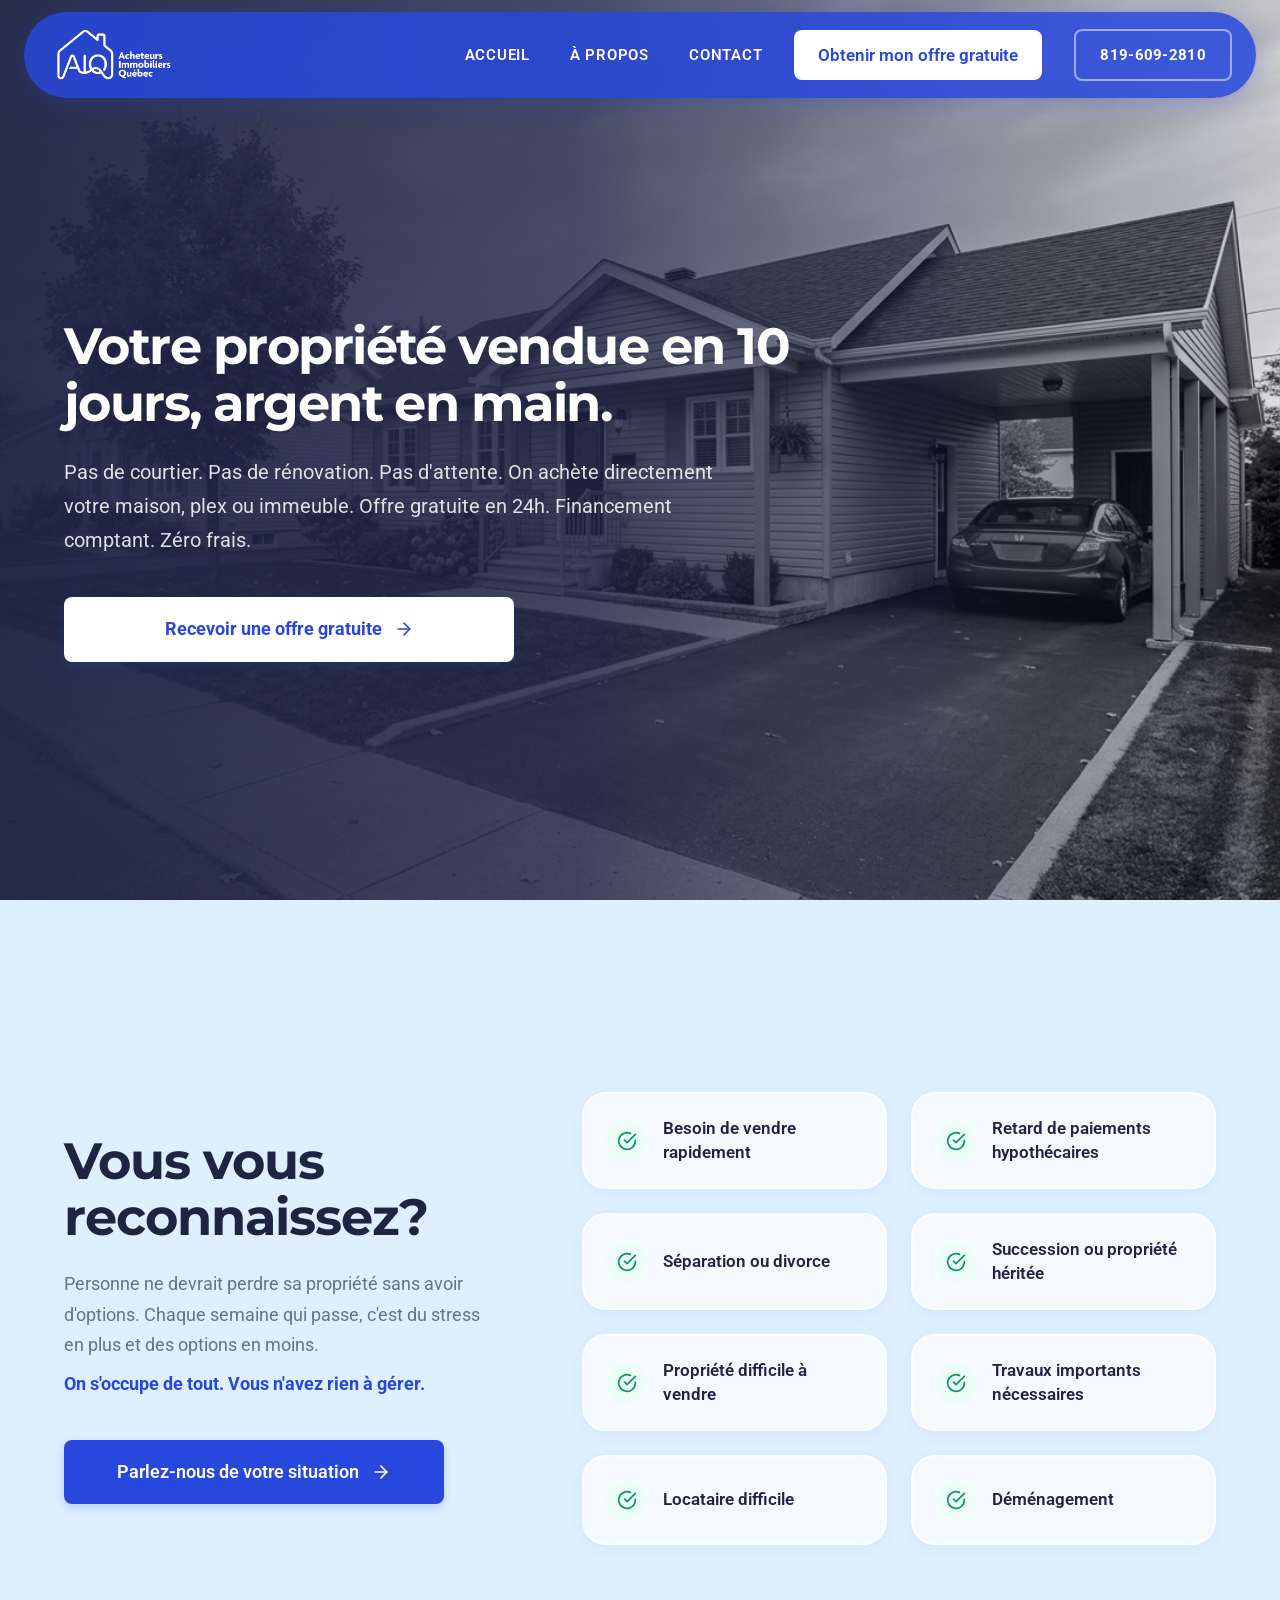
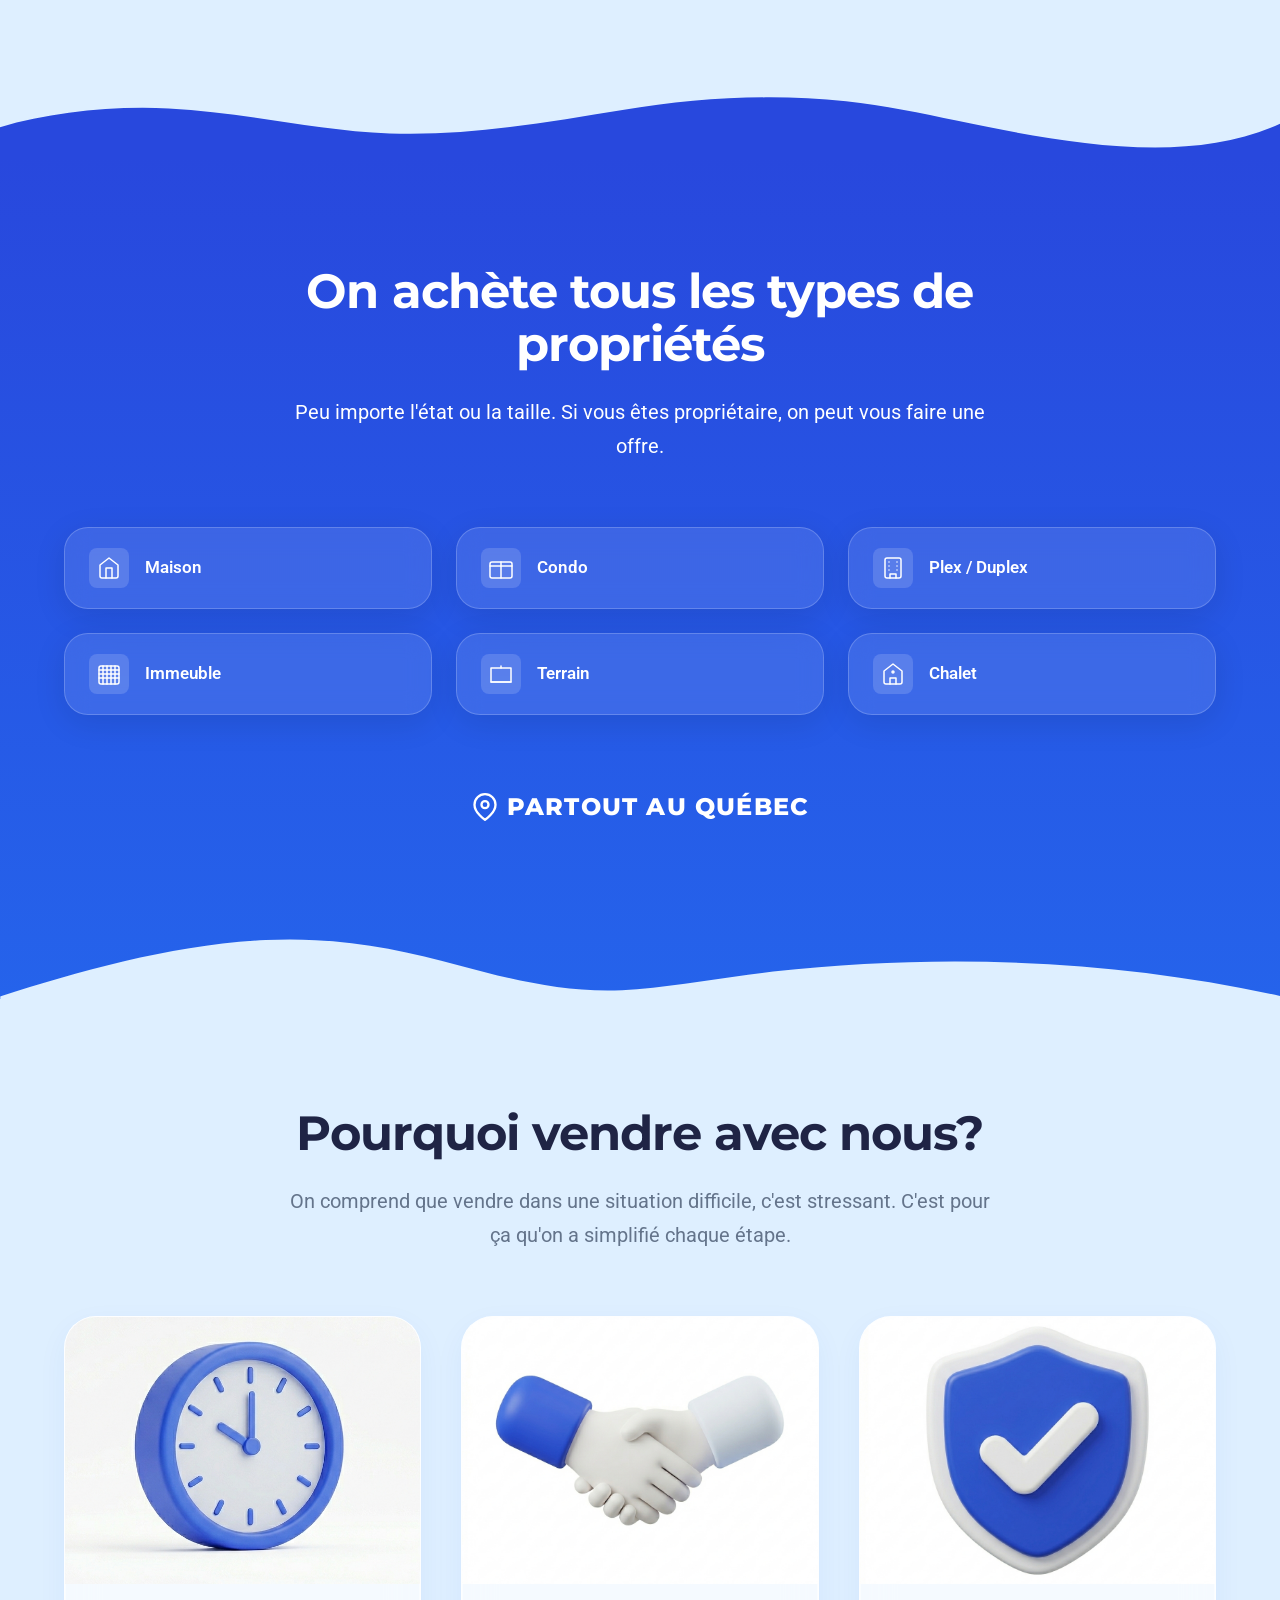
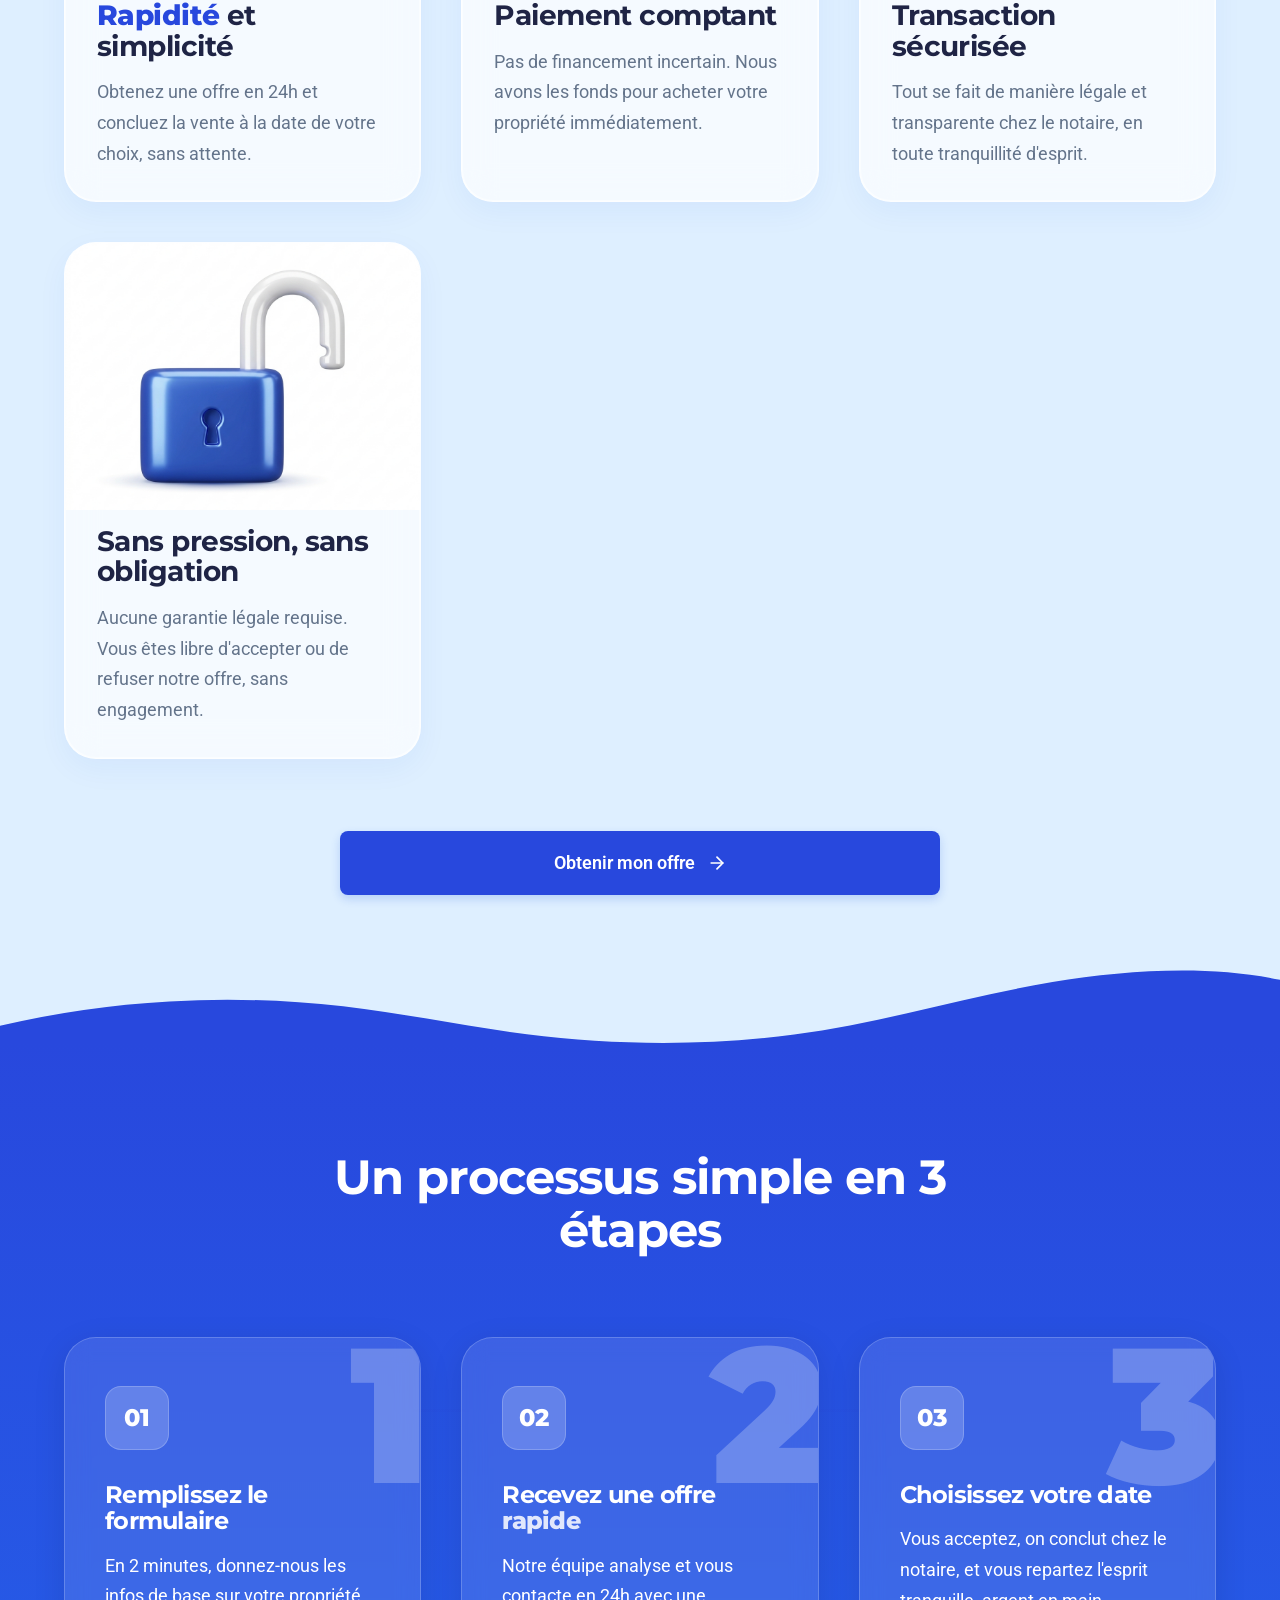
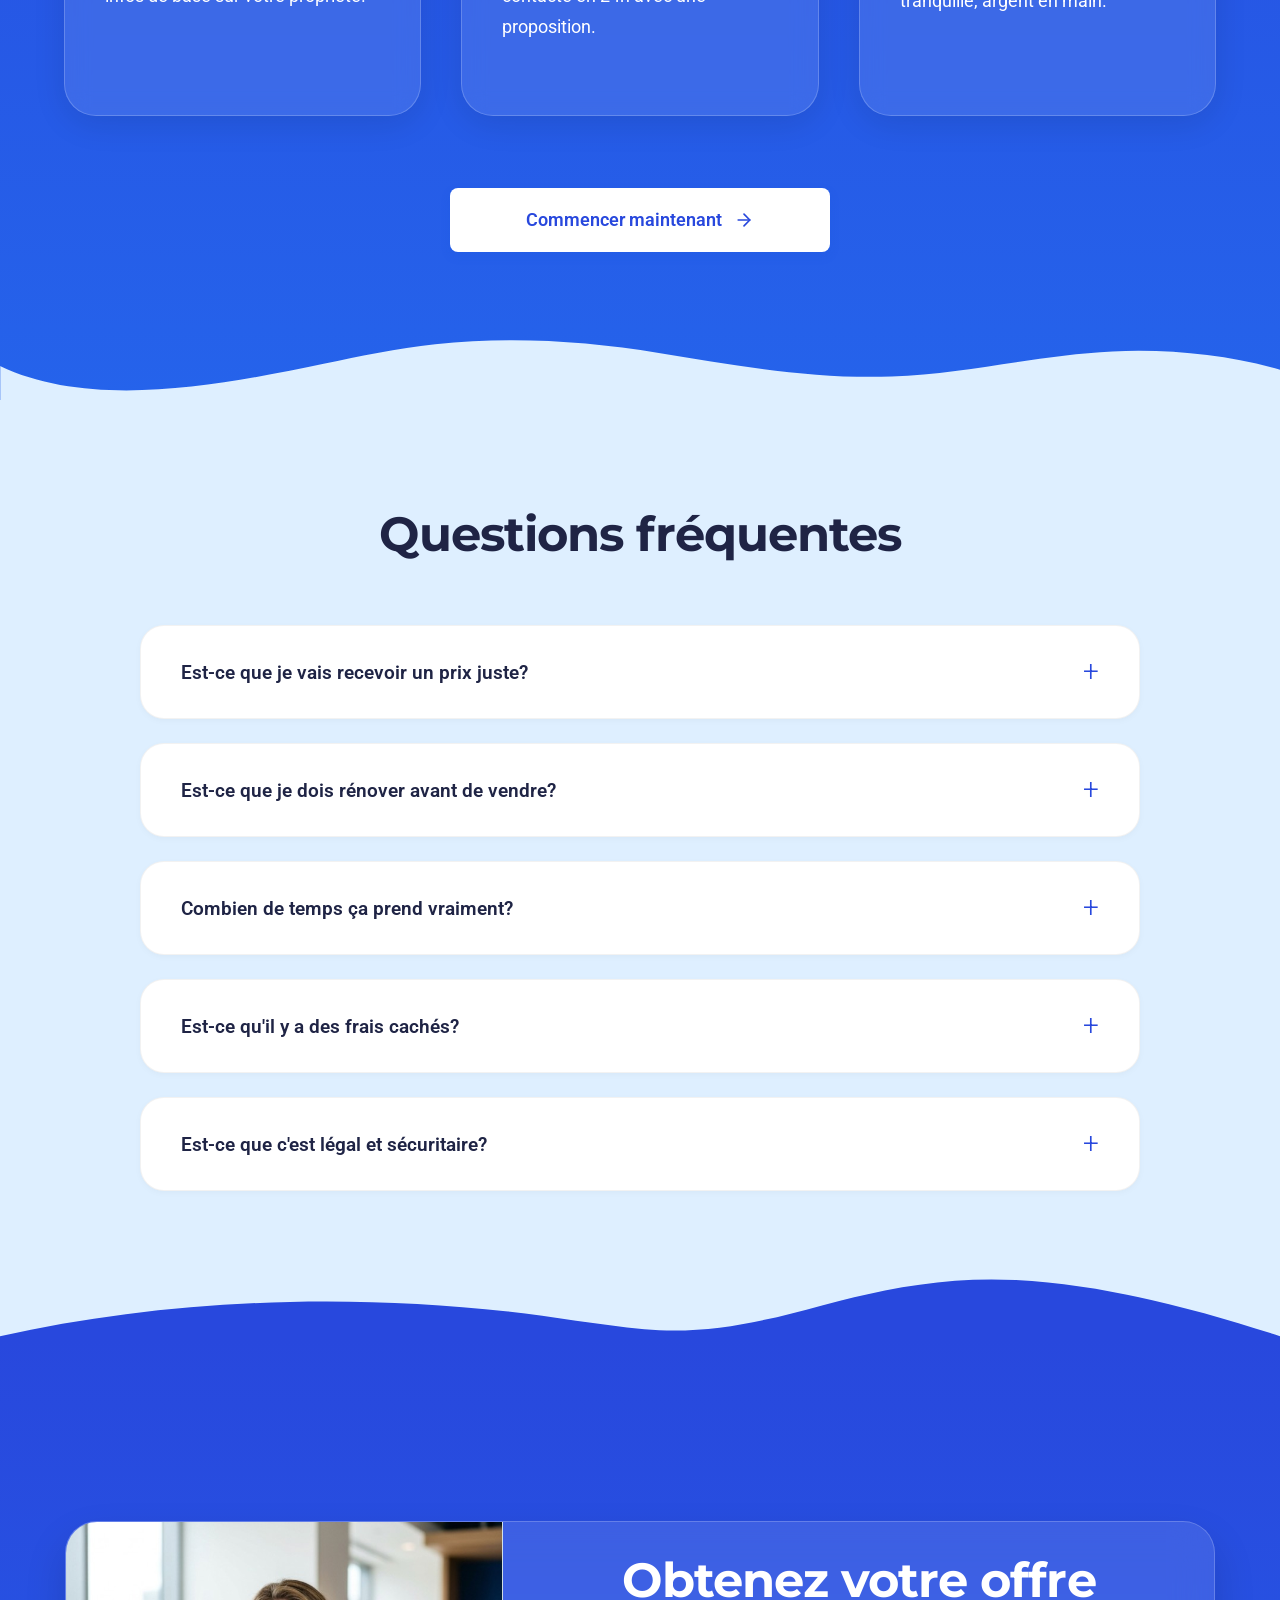
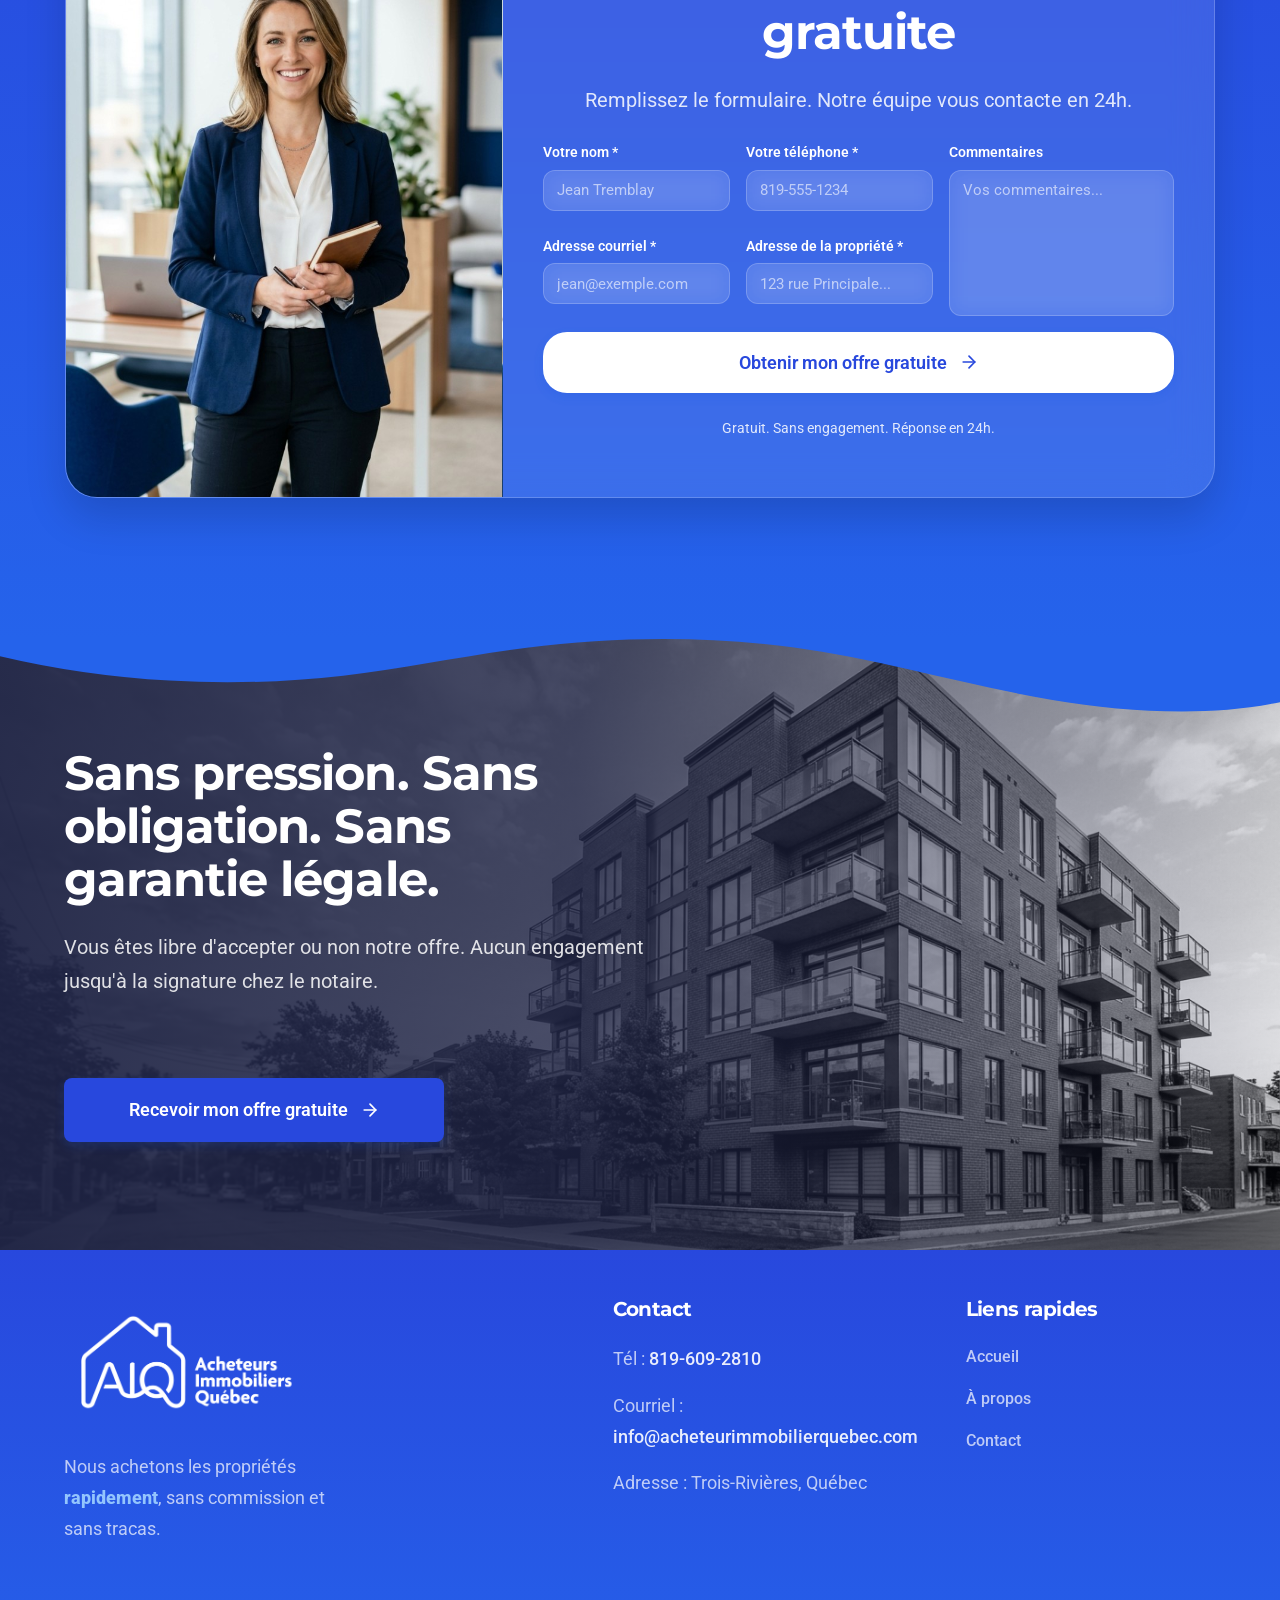
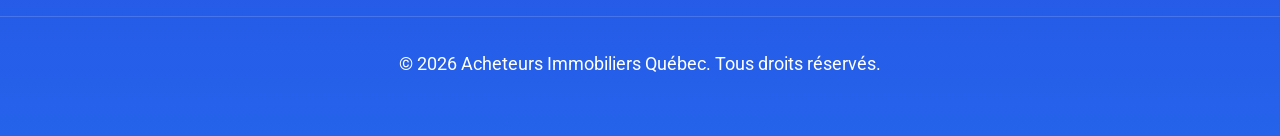
<file: index.html>
<!DOCTYPE html>
<html lang="fr">
<head>
    <meta charset="UTF-8">
    <meta name="viewport" content="width=device-width, initial-scale=1.0">
    <link rel="icon" type="image/png" href="assets/images/favicon.png">
    <title>Acheteurs Immobiliers Québec | Propriété vendue en 10 jours, argent en main</title>
    <meta name="description" content="On achète votre maison, plex ou immeuble directement. Offre gratuite en 24h. Financement comptant. Zéro frais de courtier.">

    <!-- Open Graph -->
    <meta property="og:title" content="Acheteurs Immobiliers Québec | Propriété vendue en 10 jours">
    <meta property="og:description" content="On achète votre maison, plex ou immeuble directement. Offre gratuite en 24h. Financement comptant. Zéro frais de courtier.">
    <meta property="og:type" content="website">
    
    <!-- Fonts from Brand Guidelines -->
    <link rel="preconnect" href="https://fonts.googleapis.com" />
    <link rel="preconnect" href="https://fonts.gstatic.com" crossorigin />
    <link href="https://fonts.googleapis.com/css2?family=Montserrat:wght@700;800;900&family=Roboto:wght@300;400;500;700&display=swap" rel="stylesheet" />
    
    <!-- CSS -->
    <link rel="stylesheet" href="assets/css/style.css">
</head>
<body>

    <!-- 1. Header fixe -->
    <header class="site-header">
        <div class="container header-container">
            <a href="#" class="logo">
                <img src="assets/images/AIQ-TEXTE-BLANC_f4b2300d.png" alt="Acheteurs Immobiliers Québec" height="60">
            </a>
            
            <button class="mobile-menu-toggle" aria-label="Ouvrir le menu">
                <span></span>
                <span></span>
                <span></span>
            </button>

            <nav class="main-nav">
                <ul>
                    <li><a href="#">Accueil</a></li>
                    <li><a href="#pourquoi-nous">À propos</a></li>
                    <li><a href="#footer">Contact</a></li>
                </ul>
                <a href="#formulaire" class="mobile-cta">Obtenir mon offre gratuite</a>
            </nav>
            
            <a href="#formulaire" class="btn header-cta desktop-only">Obtenir mon offre gratuite</a>
            <a href="tel:8196092810" class="btn header-phone-btn desktop-only">819-609-2810</a>
        </div>
    </header>

    <main>
        <!-- SB7 #1: Brand Hero (Concept Charte) -->
        <section class="hero brand-hero">
            <!-- Image composée (Maison + Bulle bleue) -->
            <div class="hero-bg-bw" style="background-image: url('assets/images/hero-house.png');"></div>
            
            <div class="container hero-container relative z-30">
                <div class="hero-content" style="max-width: 800px; text-align: left;">
                    <h1 class="section-title" style="color: var(--color-white); margin-bottom: 1.5rem; font-size: clamp(2.5rem, 4vw, 3.5rem);">
                        Votre propriété vendue en 10 jours, argent en main.
                    </h1>
                    <p class="subtitle" style="color: rgba(255, 255, 255, 0.85); font-size: 1.25rem; margin-bottom: 2.5rem; max-width: 650px;">
                        Pas de courtier. Pas de rénovation. Pas d'attente. On achète directement votre maison, plex ou immeuble. Offre gratuite en 24h. Financement comptant. Zéro frais.
                    </p>
                    <a href="#formulaire" class="btn btn-primary btn-large group">
                        <span class="btn-text">Recevoir une offre gratuite</span>
                        <span class="btn-icon-wrapper">
                            <svg xmlns="http://www.w3.org/2000/svg" viewBox="0 0 24 24" fill="none" stroke="currentColor" stroke-width="2" stroke-linecap="round" stroke-linejoin="round"><line x1="5" y1="12" x2="19" y2="12"></line><polyline points="12 5 19 12 12 19"></polyline></svg>
                        </span>
                    </a>
                </div>
            </div>
            
        </section>

        <!-- SB7 #2: Problem — Nommer le probleme externe + interne + echec -->
        <section id="situations" class="section-padding bg-light section-with-wave wave-flip" style="padding-top: 8rem;">
            <div class="container">
                <div class="situations-editorial">
                    <div class="situations-intro">
                        <h2 class="section-title">Vous vous reconnaissez?</h2>
                        <p class="situations-desc">Personne ne devrait perdre sa propriété sans avoir d'options. Chaque semaine qui passe, c'est du stress en plus et des options en moins. <strong>On s'occupe de tout. Vous n'avez rien à gérer.</strong></p>
                        <a href="#formulaire" class="btn btn-primary btn-large group">
                            <span class="btn-text">Parlez-nous de votre situation</span>
                            <span class="btn-icon-wrapper">
                                <svg xmlns="http://www.w3.org/2000/svg" viewBox="0 0 24 24" fill="none" stroke="currentColor" stroke-width="2" stroke-linecap="round" stroke-linejoin="round"><line x1="5" y1="12" x2="19" y2="12"></line><polyline points="12 5 19 12 12 19"></polyline></svg>
                            </span>
                        </a>
                    </div>
                    <div class="situations-grid">
                        <a href="#formulaire" class="situation-item">
                            <div class="situation-icon"><svg xmlns="http://www.w3.org/2000/svg" viewBox="0 0 24 24" fill="none" stroke="currentColor" stroke-width="2" stroke-linecap="round" stroke-linejoin="round"><path d="M22 11.08V12a10 10 0 1 1-5.93-9.14"></path><polyline points="22 4 12 14.01 9 11.01"></polyline></svg></div>
                            <span>Besoin de vendre <span class="highlight">rapidement</span></span>
                        </a>
                        <a href="#formulaire" class="situation-item">
                            <div class="situation-icon"><svg xmlns="http://www.w3.org/2000/svg" viewBox="0 0 24 24" fill="none" stroke="currentColor" stroke-width="2" stroke-linecap="round" stroke-linejoin="round"><path d="M22 11.08V12a10 10 0 1 1-5.93-9.14"></path><polyline points="22 4 12 14.01 9 11.01"></polyline></svg></div>
                            <span>Retard de paiements hypothécaires</span>
                        </a>
                        <a href="#formulaire" class="situation-item">
                            <div class="situation-icon"><svg xmlns="http://www.w3.org/2000/svg" viewBox="0 0 24 24" fill="none" stroke="currentColor" stroke-width="2" stroke-linecap="round" stroke-linejoin="round"><path d="M22 11.08V12a10 10 0 1 1-5.93-9.14"></path><polyline points="22 4 12 14.01 9 11.01"></polyline></svg></div>
                            <span>Séparation ou divorce</span>
                        </a>
                        <a href="#formulaire" class="situation-item">
                            <div class="situation-icon"><svg xmlns="http://www.w3.org/2000/svg" viewBox="0 0 24 24" fill="none" stroke="currentColor" stroke-width="2" stroke-linecap="round" stroke-linejoin="round"><path d="M22 11.08V12a10 10 0 1 1-5.93-9.14"></path><polyline points="22 4 12 14.01 9 11.01"></polyline></svg></div>
                            <span>Succession ou propriété héritée</span>
                        </a>
                        <a href="#formulaire" class="situation-item">
                            <div class="situation-icon"><svg xmlns="http://www.w3.org/2000/svg" viewBox="0 0 24 24" fill="none" stroke="currentColor" stroke-width="2" stroke-linecap="round" stroke-linejoin="round"><path d="M22 11.08V12a10 10 0 1 1-5.93-9.14"></path><polyline points="22 4 12 14.01 9 11.01"></polyline></svg></div>
                            <span>Propriété difficile à vendre</span>
                        </a>
                        <a href="#formulaire" class="situation-item">
                            <div class="situation-icon"><svg xmlns="http://www.w3.org/2000/svg" viewBox="0 0 24 24" fill="none" stroke="currentColor" stroke-width="2" stroke-linecap="round" stroke-linejoin="round"><path d="M22 11.08V12a10 10 0 1 1-5.93-9.14"></path><polyline points="22 4 12 14.01 9 11.01"></polyline></svg></div>
                            <span>Travaux importants nécessaires</span>
                        </a>
                        <a href="#formulaire" class="situation-item">
                            <div class="situation-icon"><svg xmlns="http://www.w3.org/2000/svg" viewBox="0 0 24 24" fill="none" stroke="currentColor" stroke-width="2" stroke-linecap="round" stroke-linejoin="round"><path d="M22 11.08V12a10 10 0 1 1-5.93-9.14"></path><polyline points="22 4 12 14.01 9 11.01"></polyline></svg></div>
                            <span>Locataire difficile</span>
                        </a>
                        <a href="#formulaire" class="situation-item">
                            <div class="situation-icon"><svg xmlns="http://www.w3.org/2000/svg" viewBox="0 0 24 24" fill="none" stroke="currentColor" stroke-width="2" stroke-linecap="round" stroke-linejoin="round"><path d="M22 11.08V12a10 10 0 1 1-5.93-9.14"></path><polyline points="22 4 12 14.01 9 11.01"></polyline></svg></div>
                            <span>Déménagement</span>
                        </a>
                    </div>
                </div>
            </div>
            <div class="shape-divider-bottom">
                <svg data-name="Layer 1" xmlns="http://www.w3.org/2000/svg" viewBox="0 0 1200 120" preserveAspectRatio="none">
                    <path d="M0,0V46.29c47.79,22.2,103.59,32.17,158,28,70.36-5.37,136.33-33.31,206.8-37.5C438.64,32.43,512.34,53.67,583,72.05c69.27,18,138.3,24.88,209.4,13.08,36.15-6,69.85-17.84,104.45-29.34C989.49,25,1113-14.29,1200,52.47V0Z" class="shape-fill-primary"></path>
                </svg>
            </div>
        </section>

        <!-- Types de proprietes — Objection "Fit" -->
        <section id="proprietes" class="section-padding bg-primary section-with-wave">
            <div class="container">
                <div class="section-header text-center">
                    <h2 class="section-title">On achète tous les types de propriétés</h2>
                    <p class="subtitle">Peu importe l'état ou la taille. Si vous êtes propriétaire, on peut vous faire une offre.</p>
                </div>

                <div class="property-grid">
                    <div class="property-item">
                        <div class="property-icon">
                            <svg xmlns="http://www.w3.org/2000/svg" viewBox="0 0 24 24" fill="none" stroke="currentColor" stroke-width="1.5" stroke-linecap="round" stroke-linejoin="round"><path d="M3 9l9-7 9 7v11a2 2 0 0 1-2 2H5a2 2 0 0 1-2-2z"></path><polyline points="9 22 9 12 15 12 15 22"></polyline></svg>
                        </div>
                        <span>Maison</span>
                    </div>
                    <div class="property-item">
                        <div class="property-icon">
                            <svg xmlns="http://www.w3.org/2000/svg" viewBox="0 0 24 24" fill="none" stroke="currentColor" stroke-width="1.5" stroke-linecap="round" stroke-linejoin="round"><rect x="1" y="6" width="22" height="16" rx="2"></rect><path d="M1 10h22"></path><path d="M12 6v16"></path></svg>
                        </div>
                        <span>Condo</span>
                    </div>
                    <div class="property-item">
                        <div class="property-icon">
                            <svg xmlns="http://www.w3.org/2000/svg" viewBox="0 0 24 24" fill="none" stroke="currentColor" stroke-width="1.5" stroke-linecap="round" stroke-linejoin="round"><rect x="4" y="2" width="16" height="20" rx="2"></rect><path d="M9 22v-4h6v4"></path><path d="M8 6h.01"></path><path d="M16 6h.01"></path><path d="M8 10h.01"></path><path d="M16 10h.01"></path><path d="M8 14h.01"></path><path d="M16 14h.01"></path></svg>
                        </div>
                        <span>Plex / Duplex</span>
                    </div>
                    <div class="property-item">
                        <div class="property-icon">
                            <svg xmlns="http://www.w3.org/2000/svg" viewBox="0 0 24 24" fill="none" stroke="currentColor" stroke-width="1.5" stroke-linecap="round" stroke-linejoin="round"><rect x="2" y="4" width="20" height="18" rx="2"></rect><path d="M2 8h20"></path><path d="M2 12h20"></path><path d="M2 16h20"></path><path d="M6 4v18"></path><path d="M10 4v18"></path><path d="M14 4v18"></path><path d="M18 4v18"></path></svg>
                        </div>
                        <span>Immeuble</span>
                    </div>
                    <div class="property-item">
                        <div class="property-icon">
                            <svg xmlns="http://www.w3.org/2000/svg" viewBox="0 0 24 24" fill="none" stroke="currentColor" stroke-width="1.5" stroke-linecap="round" stroke-linejoin="round"><rect x="2" y="6" width="20" height="14" rx="0"></rect><path d="M2 20h20"></path><path d="M12 6v-2"></path></svg>
                        </div>
                        <span>Terrain</span>
                    </div>
                    <div class="property-item">
                        <div class="property-icon">
                            <svg xmlns="http://www.w3.org/2000/svg" viewBox="0 0 24 24" fill="none" stroke="currentColor" stroke-width="1.5" stroke-linecap="round" stroke-linejoin="round"><path d="M3 9l9-7 9 7v11a2 2 0 0 1-2 2H5a2 2 0 0 1-2-2z"></path><path d="M9 22v-6h6v6"></path><circle cx="12" cy="10" r="1"></circle></svg>
                        </div>
                        <span>Chalet</span>
                    </div>
                </div>

                <p class="text-center mt-large" style="color: #ffffff; font-size: 1.5rem; font-weight: 800; font-family: var(--font-heading); letter-spacing: 0.05em; text-transform: uppercase; display: flex; align-items: center; justify-content: center; gap: 0.5rem;">
                    <svg xmlns="http://www.w3.org/2000/svg" width="28" height="28" viewBox="0 0 24 24" fill="none" stroke="currentColor" stroke-width="2" stroke-linecap="round" stroke-linejoin="round"><path d="M21 10c0 7-9 13-9 13s-9-6-9-13a9 9 0 0 1 18 0z"></path><circle cx="12" cy="10" r="3"></circle></svg>
                    Partout au Québec
                </p>
            </div>
            <div class="shape-divider-bottom">
                <svg data-name="Layer 1" xmlns="http://www.w3.org/2000/svg" viewBox="0 0 1200 120" preserveAspectRatio="none">
                    <path d="M0,0V5.63C149.93,59,314.09,71.32,475.83,42.57c43-7.64,84.23-20.12,127.61-26.46,59-8.63,112.48,12.24,165.56,35.4C827.93,77.22,886,95.24,951.2,90c86.53-7,172.46-45.71,248.8-84.81V0Z" class="shape-fill-light"></path>
                </svg>
            </div>
        </section>

        <!-- SB7 #3: Guide — Empathie + autorite -->
        <section id="pourquoi-nous" class="section-padding bg-light section-with-wave wave-flip">
            <div class="container">
                <div class="section-header text-center">
                    <h2 class="section-title">Pourquoi vendre avec nous?</h2>
                    <p class="subtitle">On comprend que vendre dans une situation difficile, c'est stressant. C'est pour ça qu'on a simplifié chaque étape.</p>
                </div>

                <div class="cards-grid">
                    <div class="card">
                        <div class="card-img-top">
                            <img src="assets/images/card-rapidite.png" alt="Rapidité et simplicité">
                        </div>
                        <div class="card-body">
                            <h3><span class="highlight">Rapidité</span> et simplicité</h3>
                            <p>Obtenez une offre en 24h et concluez la vente à la date de votre choix, sans attente.</p>
                        </div>
                    </div>
                    <div class="card">
                        <div class="card-img-top">
                            <img src="assets/images/card-paiement.png" alt="Paiement comptant">
                        </div>
                        <div class="card-body">
                            <h3>Paiement comptant</h3>
                            <p>Pas de financement incertain. Nous avons les fonds pour acheter votre propriété immédiatement.</p>
                        </div>
                    </div>
                    <div class="card">
                        <div class="card-img-top">
                            <img src="assets/images/card-securise.png" alt="Transaction sécurisée">
                        </div>
                        <div class="card-body">
                            <h3>Transaction sécurisée</h3>
                            <p>Tout se fait de manière légale et transparente chez le notaire, en toute tranquillité d'esprit.</p>
                        </div>
                    </div>
                    <div class="card">
                        <div class="card-img-top">
                            <img src="assets/images/card-sans-pression.png" alt="Sans pression, sans obligation">
                        </div>
                        <div class="card-body">
                            <h3>Sans pression, sans obligation</h3>
                            <p>Aucune garantie légale requise. Vous êtes libre d'accepter ou de refuser notre offre, sans engagement.</p>
                        </div>
                    </div>
                </div>

                <div class="text-center mt-large">
                    <a href="#formulaire" class="btn btn-primary btn-large btn-wide group">
                        <span class="btn-text">Obtenir mon offre</span>
                        <span class="btn-icon-wrapper">
                            <svg xmlns="http://www.w3.org/2000/svg" viewBox="0 0 24 24" fill="none" stroke="currentColor" stroke-width="2" stroke-linecap="round" stroke-linejoin="round"><line x1="5" y1="12" x2="19" y2="12"></line><polyline points="12 5 19 12 12 19"></polyline></svg>
                        </span>
                    </a>
                </div>
            </div>
            <div class="shape-divider-bottom">
                <svg data-name="Layer 1" xmlns="http://www.w3.org/2000/svg" viewBox="0 0 1200 120" preserveAspectRatio="none">
                    <path d="M321.39,56.44c58-10.79,114.16-30.13,172-41.86,82.39-16.72,168.19-17.73,250.45-.39C823.78,31,906.67,72,985.66,92.83c70.05,18.48,146.53,26.09,214.34,3V0H0V27.35A600.21,600.21,0,0,0,321.39,56.44Z" class="shape-fill-primary"></path>
                </svg>
            </div>
        </section>

        <!-- SB7 #4: Plan — 3 etapes claires + SB7 #7: Success a l'etape 3 -->
        <section id="processus" class="section-padding bg-primary section-with-wave">
            <div class="container">
                <div class="section-header text-center">
                    <h2 class="section-title">Un processus simple en 3 étapes</h2>
                </div>

                <div class="process-steps">
                    <div class="step shadow-lg">
                        <div class="step-number">01</div>
                        <h3>Remplissez le formulaire</h3>
                        <p>En 2 minutes, donnez-nous les infos de base sur votre propriété.</p>
                    </div>
                    <div class="step shadow-lg">
                        <div class="step-number">02</div>
                        <h3>Recevez une offre <span class="highlight">rapide</span></h3>
                        <p>Notre équipe analyse et vous contacte en 24h avec une proposition.</p>
                    </div>
                    <div class="step shadow-lg">
                        <div class="step-number">03</div>
                        <h3>Choisissez votre date</h3>
                        <p>Vous acceptez, on conclut chez le notaire, et vous repartez l'esprit tranquille, argent en main.</p>
                    </div>
                </div>

                <div class="text-center mt-large">
                    <a href="#formulaire" class="btn btn-primary btn-large group">
                        <span class="btn-text">Commencer maintenant</span>
                        <span class="btn-icon-wrapper">
                            <svg xmlns="http://www.w3.org/2000/svg" viewBox="0 0 24 24" fill="none" stroke="currentColor" stroke-width="2" stroke-linecap="round" stroke-linejoin="round"><line x1="5" y1="12" x2="19" y2="12"></line><polyline points="12 5 19 12 12 19"></polyline></svg>
                        </span>
                    </a>
                </div>
            </div>
            <div class="shape-divider-bottom">
                <svg data-name="Layer 1" xmlns="http://www.w3.org/2000/svg" viewBox="0 0 1200 120" preserveAspectRatio="none">
                    <path d="M0,0V46.29c47.79,22.2,103.59,32.17,158,28,70.36-5.37,136.33-33.31,206.8-37.5C438.64,32.43,512.34,53.67,583,72.05c69.27,18,138.3,24.88,209.4,13.08,36.15-6,69.85-17.84,104.45-29.34C989.49,25,1113-14.29,1200,52.47V0Z" class="shape-fill-light"></path>
                </svg>
            </div>
        </section>

        <!-- FAQ — O/CO Framework (objections/counter-objections) -->
        <section id="faq" class="section-padding bg-light section-with-wave wave-flip">
            <div class="container">
                <div class="section-header text-center">
                    <h2 class="section-title">Questions fréquentes</h2>
                </div>

                <div class="faq-list">
                    <div class="faq-item">
                        <button class="faq-question">Est-ce que je vais recevoir un prix juste?</button>
                        <div class="faq-answer-wrapper">
                            <div class="faq-answer">Oui. Notre offre est basée sur la valeur marchande de votre propriété, son état actuel et le marché local. Vous n'êtes jamais obligé d'accepter.</div>
                        </div>
                    </div>

                    <div class="faq-item">
                        <button class="faq-question">Est-ce que je dois rénover avant de vendre?</button>
                        <div class="faq-answer-wrapper">
                            <div class="faq-answer">Non. On achète votre propriété dans l'état où elle est. Pas besoin de repeindre, de réparer ou de nettoyer.</div>
                        </div>
                    </div>

                    <div class="faq-item">
                        <button class="faq-question">Combien de temps ça prend vraiment?</button>
                        <div class="faq-answer-wrapper">
                            <div class="faq-answer">Vous recevez une offre en 24h. Si vous acceptez, la transaction se conclut chez le notaire en aussi peu que 10 jours. Vous choisissez la date.</div>
                        </div>
                    </div>

                    <div class="faq-item">
                        <button class="faq-question">Est-ce qu'il y a des frais cachés?</button>
                        <div class="faq-answer-wrapper">
                            <div class="faq-answer">Aucun. Pas de commission de courtier, pas de frais d'évaluation, pas de frais de dossier. L'offre qu'on vous fait, c'est le montant que vous recevez.</div>
                        </div>
                    </div>

                    <div class="faq-item">
                        <button class="faq-question">Est-ce que c'est légal et sécuritaire?</button>
                        <div class="faq-answer-wrapper">
                            <div class="faq-answer">Absolument. Chaque transaction se fait chez un notaire, comme toute vente immobilière au Québec. Tout est légal, transparent et documenté.</div>
                        </div>
                    </div>
                </div>
            </div>
            <div class="shape-divider-bottom">
                <svg data-name="Layer 1" xmlns="http://www.w3.org/2000/svg" viewBox="0 0 1200 120" preserveAspectRatio="none">
                    <path d="M0,0V5.63C149.93,59,314.09,71.32,475.83,42.57c43-7.64,84.23-20.12,127.61-26.46,59-8.63,112.48,12.24,165.56,35.4C827.93,77.22,886,95.24,951.2,90c86.53-7,172.46-45.71,248.8-84.81V0Z" class="shape-fill-primary"></path>
                </svg>
            </div>
        </section>

        <!-- SB7 #5: Call to Action — Le formulaire -->
        <section id="formulaire" class="bg-primary">
            <div class="container form-container">
                <div class="form-wrapper shadow-xl">
                    <div class="form-image-side" style="background-image: url('assets/images/form-portrait.png');">
                    </div>
                    
                    <div class="form-content-side">
                        <div class="section-header text-center">
                            <h2 class="section-title">Obtenez votre offre gratuite</h2>
                            <p class="subtitle">Remplissez le formulaire. Notre équipe vous contacte en 24h.</p>
                        </div>

                        <form id="contact-form" class="contact-form" novalidate>
                            <div class="form-grid-compact">
                                <div class="form-group">
                                    <label for="nom">Votre nom *</label>
                                    <input type="text" id="nom" name="nom" required placeholder="Jean Tremblay">
                                </div>
                                <div class="form-group">
                                    <label for="telephone">Votre téléphone *</label>
                                    <input type="tel" id="telephone" name="telephone" required placeholder="819-555-1234">
                                </div>
                                <div class="form-group comments-group">
                                    <label for="commentaires">Commentaires</label>
                                    <textarea id="commentaires" name="commentaires" placeholder="Vos commentaires..."></textarea>
                                </div>
                                <div class="form-group">
                                    <label for="courriel">Adresse courriel *</label>
                                    <input type="email" id="courriel" name="courriel" required placeholder="jean@exemple.com">
                                </div>
                                <div class="form-group">
                                    <label for="adresse">Adresse de la propriété *</label>
                                    <input type="text" id="adresse" name="adresse" required placeholder="123 rue Principale...">
                                </div>
                            </div>

                            <button type="submit" id="btn-submit" class="btn btn-primary btn-block btn-submit group">
                                <span class="btn-text">Obtenir mon offre gratuite</span>
                                <span class="btn-icon-wrapper">
                                    <svg xmlns="http://www.w3.org/2000/svg" viewBox="0 0 24 24" fill="none" stroke="currentColor" stroke-width="2" stroke-linecap="round" stroke-linejoin="round"><line x1="5" y1="12" x2="19" y2="12"></line><polyline points="12 5 19 12 12 19"></polyline></svg>
                                </span>
                            </button>
                            <p class="form-mentions text-center">Gratuit. Sans engagement. Réponse en 24h.</p>

                            <div id="form-success" class="form-feedback form-feedback--success" style="display:none;">
                                Merci! Notre équipe vous contacte dans les 24h.
                            </div>
                            <div id="form-error" class="form-feedback form-feedback--error" style="display:none;">
                                Une erreur s'est produite. Appelez-nous au <a href="tel:8196092810">819-609-2810</a>.
                            </div>
                        </form>
                    </div>
                </div>
            </div>
        </section>

        <!-- Modal de succès (Popup) -->
        <div id="success-modal" class="modal-overlay" style="display: none;">
            <div class="modal-content">
                <button class="modal-close" aria-label="Fermer">&times;</button>
                <div class="modal-icon">
                    <svg xmlns="http://www.w3.org/2000/svg" viewBox="0 0 24 24" fill="none" stroke="currentColor" stroke-width="2" stroke-linecap="round" stroke-linejoin="round"><path d="M22 11.08V12a10 10 0 1 1-5.93-9.14"></path><polyline points="22 4 12 14.01 9 11.01"></polyline></svg>
                </div>
                <h3>Merci pour votre demande!</h3>
                <p>Notre équipe a bien reçu vos informations. Un expert vous contactera d'ici <strong>24 heures</strong> avec votre offre sans engagement.</p>
                <button class="btn btn-primary btn-block modal-btn-close">Retourner au site</button>
            </div>
        </div>

        <!-- SB7 #7: Success — Reassurance finale -->
        <section class="success-section relative">
            <div class="shape-divider-top">
                <svg data-name="Layer 1" xmlns="http://www.w3.org/2000/svg" viewBox="0 0 1200 120" preserveAspectRatio="none">
                    <path d="M321.39,56.44c58-10.79,114.16-30.13,172-41.86,82.39-16.72,168.19-17.73,250.45-.39C823.78,31,906.67,72,985.66,92.83c70.05,18.48,146.53,26.09,214.34,3V0H0V27.35A600.21,600.21,0,0,0,321.39,56.44Z" class="shape-fill-primary-bottom"></path>
                </svg>
            </div>
            <div class="success-bg" style="background-image: url('assets/images/cta-immeuble.png');"></div>
            <div class="container relative z-10">
                <div class="success-content">
                    <h2 class="section-title">Sans pression. Sans obligation. Sans garantie légale.</h2>
                    <p class="subtitle">Vous êtes libre d'accepter ou non notre offre. Aucun engagement jusqu'à la signature chez le notaire.</p>
                    <a href="#formulaire" class="btn btn-primary btn-large mt-medium group">
                        <span class="btn-text">Recevoir mon offre gratuite</span>
                        <span class="btn-icon-wrapper">
                            <svg xmlns="http://www.w3.org/2000/svg" viewBox="0 0 24 24" fill="none" stroke="currentColor" stroke-width="2" stroke-linecap="round" stroke-linejoin="round"><line x1="5" y1="12" x2="19" y2="12"></line><polyline points="12 5 19 12 12 19"></polyline></svg>
                        </span>
                    </a>
                </div>
            </div>
        </section>

    </main>

    <!-- 9. Footer -->
    <footer id="footer" class="site-footer">
        <div class="container footer-container">
            <div class="footer-brand">
                <img src="assets/images/AIQ-TEXTE-BLANC_f4b2300d.png" alt="Acheteurs Immobiliers Québec" class="footer-logo-img">
                <p class="footer-tagline">Nous achetons les propriétés <span class="highlight">rapidement</span>, sans commission et sans tracas.</p>
            </div>
            
            <div class="footer-contact">
                <h3>Contact</h3>
                <p>Tél : <a href="tel:8196092810">819-609-2810</a></p>
                <p>Courriel : <a href="mailto:info@acheteurimmobilierquebec.com">info@acheteurimmobilierquebec.com</a></p>
                <p>Adresse : Trois-Rivières, Québec</p>
            </div>
            
            <div class="footer-links">
                <h3>Liens rapides</h3>
                <ul>
                    <li><a href="#">Accueil</a></li>
                    <li><a href="#pourquoi-nous">À propos</a></li>
                    <li><a href="#formulaire">Contact</a></li>
                </ul>
            </div>
        </div>
        
        <div class="footer-bottom">
            <div class="container">
                <p>&copy; <span id="current-year">2026</span> Acheteurs Immobiliers Québec. Tous droits réservés.</p>
            </div>
        </div>
    </footer>

    <!-- Scripts -->
    <script src="assets/js/main.js"></script>
</body>
</html>
</file>
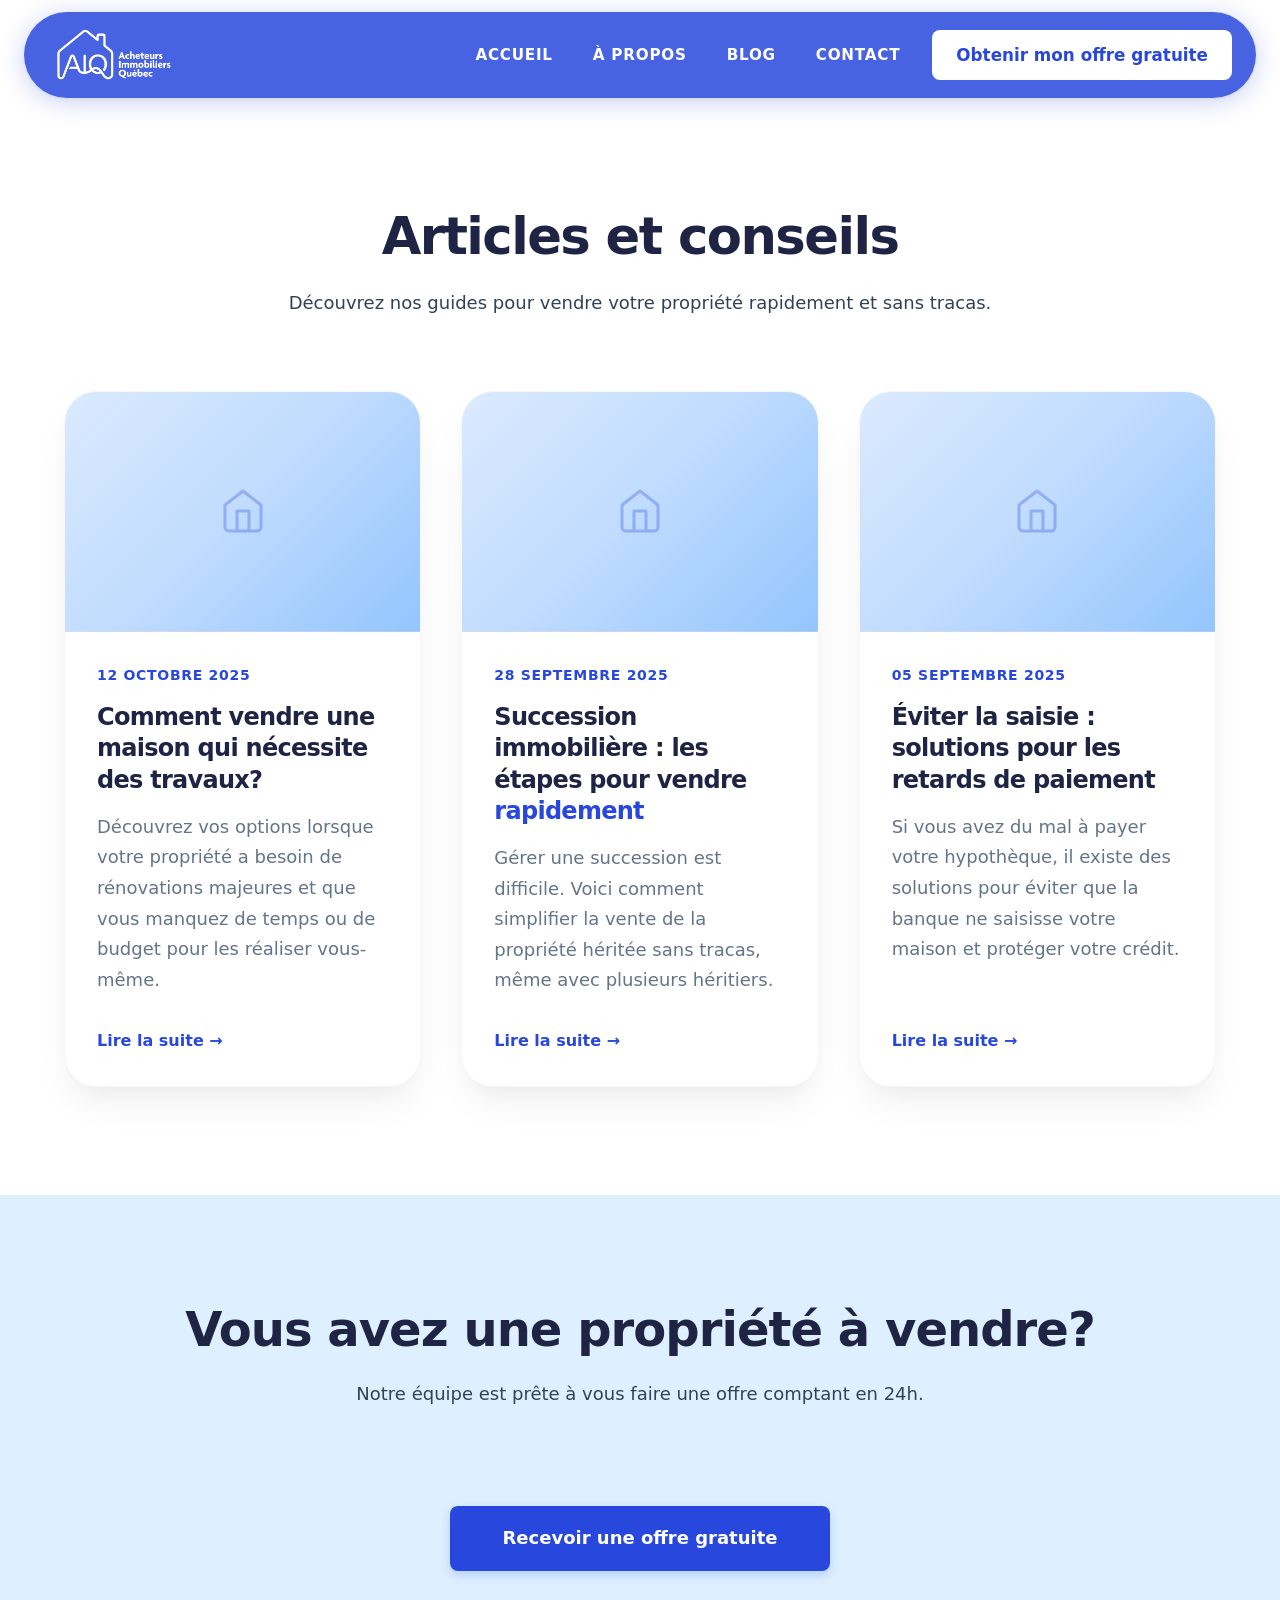
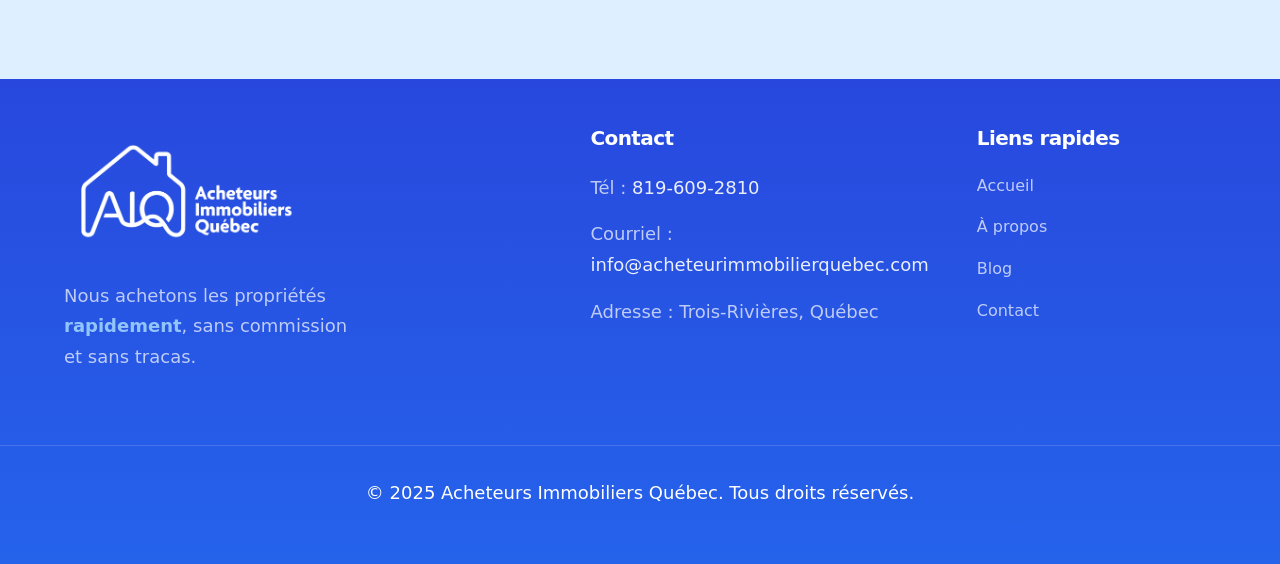
<file: blog/index.html>
<!DOCTYPE html>
<html lang="fr">
<head>
    <meta charset="UTF-8">
    <meta name="viewport" content="width=device-width, initial-scale=1.0">
    <title>Blog | Acheteurs Immobiliers Québec</title>
    <meta name="description" content="Articles et conseils sur la vente immobilière rapide, les successions, les retards de paiement et autres situations nécessitant une vente sans tracas.">
    
    <!-- Fonts from Manus AI -->
    <link rel="preconnect" href="https://fonts.googleapis.com" />
    <link rel="preconnect" href="https://fonts.gstatic.com" crossorigin />
    <link href="https://fonts.googleapis.com/css2?family=Bricolage+Grotesque:opsz,wght@12..96,400;12..96,500;12..96,600;12..96,700;12..96,800;12..96,900&family=DM+Sans:ital,opsz,wght@0,9..40,300;0,9..40,400;0,9..40,500;0,9..40,600;1,9..40,400&display=swap" rel="stylesheet" />
    
    <!-- CSS -->
    <link rel="stylesheet" href="../assets/css/style.css">
</head>
<body>

    <!-- Header fixe -->
    <header class="site-header">
        <div class="container header-container">
            <a href="../index.html" class="logo">
                <img src="../assets/images/AIQ-TEXTE-BLANC_f4b2300d.png" alt="Acheteurs Immobiliers Québec" height="60">
            </a>
            
            <button class="mobile-menu-toggle" aria-label="Ouvrir le menu">
                <span></span>
                <span></span>
                <span></span>
            </button>

            <nav class="main-nav">
                <ul>
                    <li><a href="../index.html">Accueil</a></li>
                    <li><a href="../index.html#pourquoi-nous">À propos</a></li>
                    <li><a href="index.html">Blog</a></li>
                    <li><a href="../index.html#formulaire">Contact</a></li>
                </ul>
                <a href="../index.html#formulaire" class="mobile-cta">Obtenir mon offre gratuite</a>
            </nav>
            
            <a href="../index.html#formulaire" class="btn header-cta desktop-only">Obtenir mon offre gratuite</a>
        </div>
    </header>

    <main style="padding-top: 100px;">
        <section class="section-padding">
            <div class="container">
                <h1 class="text-center">Articles et conseils</h1>
                <p class="text-center subtitle mb-large">Découvrez nos guides pour vendre votre propriété rapidement et sans tracas.</p>
                
                <div class="cards-grid mt-large">
                    <!-- Article 1 -->
                    <article class="blog-card shadow-lg">
                        <div class="blog-card-image"><svg xmlns="http://www.w3.org/2000/svg" viewBox="0 0 24 24" fill="none" stroke="currentColor" stroke-width="1.5" stroke-linecap="round" stroke-linejoin="round"><path d="M3 9l9-7 9 7v11a2 2 0 0 1-2 2H5a2 2 0 0 1-2-2z"></path><polyline points="9 22 9 12 15 12 15 22"></polyline></svg></div>
                        <div class="blog-card-content">
                            <div class="blog-date">12 Octobre 2025</div>
                            <h3>Comment vendre une maison qui nécessite des travaux?</h3>
                            <p>Découvrez vos options lorsque votre propriété a besoin de rénovations majeures et que vous manquez de temps ou de budget pour les réaliser vous-même.</p>
                            <a href="#" class="read-more">Lire la suite →</a>
                        </div>
                    </article>
                    
                    <!-- Article 2 -->
                    <article class="blog-card shadow-lg">
                        <div class="blog-card-image"><svg xmlns="http://www.w3.org/2000/svg" viewBox="0 0 24 24" fill="none" stroke="currentColor" stroke-width="1.5" stroke-linecap="round" stroke-linejoin="round"><path d="M3 9l9-7 9 7v11a2 2 0 0 1-2 2H5a2 2 0 0 1-2-2z"></path><polyline points="9 22 9 12 15 12 15 22"></polyline></svg></div>
                        <div class="blog-card-content">
                            <div class="blog-date">28 Septembre 2025</div>
                            <h3>Succession immobilière : les étapes pour vendre <span class="highlight">rapidement</span></h3>
                            <p>Gérer une succession est difficile. Voici comment simplifier la vente de la propriété héritée sans tracas, même avec plusieurs héritiers.</p>
                            <a href="#" class="read-more">Lire la suite →</a>
                        </div>
                    </article>
                    
                    <!-- Article 3 -->
                    <article class="blog-card shadow-lg">
                        <div class="blog-card-image"><svg xmlns="http://www.w3.org/2000/svg" viewBox="0 0 24 24" fill="none" stroke="currentColor" stroke-width="1.5" stroke-linecap="round" stroke-linejoin="round"><path d="M3 9l9-7 9 7v11a2 2 0 0 1-2 2H5a2 2 0 0 1-2-2z"></path><polyline points="9 22 9 12 15 12 15 22"></polyline></svg></div>
                        <div class="blog-card-content">
                            <div class="blog-date">05 Septembre 2025</div>
                            <h3>Éviter la saisie : solutions pour les retards de paiement</h3>
                            <p>Si vous avez du mal à payer votre hypothèque, il existe des solutions pour éviter que la banque ne saisisse votre maison et protéger votre crédit.</p>
                            <a href="#" class="read-more">Lire la suite →</a>
                        </div>
                    </article>
                </div>
            </div>
        </section>
        
        <section class="section-padding bg-light text-center">
            <div class="container">
                <h2>Vous avez une propriété à vendre?</h2>
                <p class="mb-medium">Notre équipe est prête à vous faire une offre comptant en 24h.</p>
                <a href="../index.html#formulaire" class="btn btn-primary btn-large mt-medium">Recevoir une offre gratuite</a>
            </div>
        </section>
    </main>

    <!-- Footer -->
    <footer id="footer" class="site-footer">
        <div class="container footer-container">
            <div class="footer-brand">
                <img src="../assets/images/AIQ-TEXTE-BLANC_f4b2300d.png" alt="Acheteurs Immobiliers Québec" class="footer-logo-img">
                <p class="footer-tagline">Nous achetons les propriétés <span class="highlight">rapidement</span>, sans commission et sans tracas.</p>
            </div>
            
            <div class="footer-contact">
                <h3>Contact</h3>
                <p>Tél : <a href="tel:8196092810">819-609-2810</a></p>
                <p>Courriel : <a href="mailto:info@acheteurimmobilierquebec.com">info@acheteurimmobilierquebec.com</a></p>
                <p>Adresse : Trois-Rivières, Québec</p>
            </div>
            
            <div class="footer-links">
                <h3>Liens rapides</h3>
                <ul>
                    <li><a href="../index.html">Accueil</a></li>
                    <li><a href="../index.html#pourquoi-nous">À propos</a></li>
                    <li><a href="index.html">Blog</a></li>
                    <li><a href="../index.html#formulaire">Contact</a></li>
                </ul>
            </div>
        </div>
        
        <div class="footer-bottom">
            <div class="container">
                <p>&copy; 2025 Acheteurs Immobiliers Québec. Tous droits réservés.</p>
            </div>
        </div>
    </footer>

    <!-- Scripts -->
    <script src="../assets/js/main.js"></script>
</body>
</html>
</file>
<file: assets/css/style.css>
/* ==========================================================================
   Variables & Reset (High-End Agency Style)
   ========================================================================== */
:root {
    /* Charte Graphique AIQ */
    --color-primary: #2848dd; /* Bright Blue */
    --color-primary-hover: #1f2445; /* Dark Blue */
    --color-primary-light: #deefff; /* Light Ice Blue */
    --color-white: #ffffff;
    --color-light: #deefff; /* Light Ice Blue (for background waves) */
    --color-dark: #1f2445; /* Dark Blue from brand */
    --color-surface: #d7d8d8; /* Light Grey from brand */
    
    /* Couleurs de texte */
    --color-text-main: #334155; 
    --color-text-heading: #1f2445; /* Dark Blue */
    --color-text-muted: #64748B; 
    
    /* Typographie */
    --font-heading: 'Montserrat', system-ui, sans-serif;
    --font-body: 'Roboto', system-ui, sans-serif;
    
    /* Espacements (Massive Whitespace) */
    --spacing-sm: 1.5rem;
    --spacing-md: 3rem;
    --spacing-lg: clamp(4rem, 8vh, 6rem);
    --spacing-xl: clamp(6rem, 12vh, 10rem);
    
    /* Divers */
    --border-radius-sm: 0.75rem;
    --border-radius: 1.5rem; /* 24px - Double-Bezel inner */
    --border-radius-lg: 2rem; /* 32px - Double-Bezel outer */
    
    /* Ombres (Ultra-douces, diffuses, premium) */
    --shadow-sm: 0 2px 8px -2px rgba(2, 6, 23, 0.05);
    --shadow: 0 10px 30px -5px rgba(2, 6, 23, 0.05), 0 4px 10px -5px rgba(2, 6, 23, 0.02);
    --shadow-lg: 0 20px 40px -10px rgba(2, 6, 23, 0.08), 0 10px 20px -10px rgba(2, 6, 23, 0.04);
    --shadow-xl: 0 30px 60px -15px rgba(26, 86, 219, 0.15), 0 15px 30px -15px rgba(26, 86, 219, 0.1);
    
    /* Transitions (Physics-based) */
    --transition-fluid: all 0.7s cubic-bezier(0.32, 0.72, 0, 1);
    --transition-fast: all 0.3s cubic-bezier(0.32, 0.72, 0, 1);
}

* {
    margin: 0;
    padding: 0;
    box-sizing: border-box;
}

html {
    scroll-behavior: smooth;
}

body {
    font-family: var(--font-body);
    color: var(--color-text-main);
    background-color: var(--color-white);
    line-height: 1.6;
    font-size: 16px;
    overflow-x: hidden;
    -webkit-font-smoothing: antialiased;
}

/* ==========================================================================
   Typographie & Utilitaires
   ========================================================================== */
h1, h2, h3, h4, h5, h6 {
    font-family: var(--font-heading);
    color: var(--color-text-heading);
    line-height: 1.1;
    font-weight: 700;
    letter-spacing: -0.03em; /* Plus serré pour un look premium */
}

h1 { 
    font-size: clamp(2.5rem, 4vw, 3.5rem); /* Taille contrôlée pour tenir sur 2 lignes */
    margin-bottom: 1.5rem; 
    line-height: 1.1;
    letter-spacing: -0.03em;
}

h2 { 
    font-size: clamp(2rem, 4vw, 3rem); 
    margin-bottom: 1.5rem; 
    letter-spacing: -0.02em;
}

h3 { 
    font-size: 1.5rem; 
    margin-bottom: 1rem; 
}

p {
    margin-bottom: 1.5rem;
    font-size: 1.125rem; /* Texte de base plus grand et lisible */
    color: var(--color-text-main);
    line-height: 1.7;
}

a {
    color: var(--color-primary);
    text-decoration: none;
    transition: color 0.2s ease;
}

a:hover {
    color: var(--color-primary-hover);
}

img {
    max-width: 100%;
    height: auto;
    display: block;
}

.container {
    width: 100%;
    max-width: 1600px; /* Élargi pour les grands écrans (32 pouces) */
    margin: 0 auto;
    padding: 0 clamp(1.5rem, 5vw, 6rem); /* Padding dynamique : moins sur grand écran, plus sur petit */
}

.section-padding {
    padding: var(--spacing-xl) 0;
}

.bg-light {
    background-color: var(--color-light);
}

.bg-primary {
    background: linear-gradient(to bottom, var(--color-primary) 0%, #2563EB 100%);
    color: rgba(255, 255, 255, 0.85);
}

.bg-primary h1, .bg-primary h2, .bg-primary h3, .bg-primary .section-title {
    color: var(--color-white);
}

.bg-primary p, .bg-primary span, .bg-primary .subtitle {
    color: rgba(255, 255, 255, 0.85);
}

/* Glassmorphism pour les éléments dans les sections bleues */
.bg-primary .step,
.bg-primary .property-item {
    background: rgba(255, 255, 255, 0.08);
    backdrop-filter: blur(20px);
    -webkit-backdrop-filter: blur(20px);
    border: 1px solid rgba(255, 255, 255, 0.15);
    box-shadow: 0 10px 30px rgba(0, 0, 0, 0.05);
}

.bg-primary .step:hover,
.bg-primary .property-item:hover {
    background: rgba(255, 255, 255, 0.12);
    border-color: rgba(255, 255, 255, 0.3);
    transform: translateY(-5px);
    box-shadow: 0 20px 40px rgba(0, 0, 0, 0.1);
}

.bg-primary .step-number {
    background: rgba(255, 255, 255, 0.15);
    color: var(--color-white);
    box-shadow: none;
    border: 1px solid rgba(255, 255, 255, 0.2);
}

.bg-primary .step::before {
    color: rgba(255, 255, 255, 0.03);
}

.bg-primary .property-icon {
    background: rgba(255, 255, 255, 0.15);
}

.bg-primary .property-icon svg {
    color: var(--color-white);
}

/* Garder le formulaire lisible */
.bg-primary .form-wrapper h2,
.bg-primary .form-wrapper label {
    color: var(--color-text-heading);
}
.bg-primary .form-wrapper p {
    color: var(--color-text-muted);
}

.text-center { text-align: center; }
.text-left { text-align: left; }
.mt-medium { margin-top: var(--spacing-md); }
.mt-large { margin-top: var(--spacing-lg); }
.mb-medium { margin-bottom: var(--spacing-md); }
.mb-large { margin-bottom: var(--spacing-lg); }

.shadow-lg { box-shadow: var(--shadow-lg); }
.shadow-xl { box-shadow: var(--shadow-xl); }

/* Le mot "rapide" mis en évidence */
.highlight {
    color: var(--color-primary);
    font-weight: 800;
}

/* CTA mobile cache sur desktop */
.mobile-cta {
    display: none;
}

/* ==========================================================================
   Boutons (CTA) - Style Éditorial Haut de Gamme
   ========================================================================== */
.btn {
    display: inline-flex;
    align-items: center;
    justify-content: center;
    padding: 1rem 2rem;
    border-radius: 0.5rem; /* Coins légèrement arrondis, plus sérieux */
    font-weight: 600;
    text-align: center;
    cursor: pointer;
    transition: all 0.3s cubic-bezier(0.25, 1, 0.5, 1);
    border: none;
    font-size: 1.05rem;
    font-family: var(--font-body);
    width: 100%;
    gap: 0.75rem;
    position: relative;
    overflow: hidden;
}

@media (min-width: 768px) {
    .btn {
        width: auto;
    }
}

.btn-primary {
    background-color: var(--color-primary); /* Couleur unie, pas de dégradé */
    color: var(--color-white);
    box-shadow: 0 4px 10px rgba(26, 86, 219, 0.2);
}

.btn-primary:hover {
    background-color: var(--color-primary-hover);
    color: var(--color-white); /* Force le texte en blanc pour éviter le conflit avec a:hover */
    transform: translateY(-2px);
    box-shadow: 0 8px 20px rgba(26, 86, 219, 0.3);
}

/* Icône simple et élégante */
.btn-icon-wrapper {
    display: flex;
    align-items: center;
    justify-content: center;
    transition: transform 0.3s ease;
}

.btn-icon-wrapper svg {
    width: 20px;
    height: 20px;
    transition: transform 0.3s ease;
}

.btn:hover .btn-icon-wrapper {
    transform: translateX(4px);
}

.btn-wide {
    min-width: min(100%, 600px);
    padding: 1.25rem 3rem;
    font-size: 1.2rem;
}

.btn-outline {
    background: transparent;
    color: var(--color-primary);
    border: 2px solid var(--color-primary);
}

.btn-outline:hover {
    background: var(--color-primary);
    color: var(--color-white);
}

.btn-large {
    padding: 1.125rem 2.5rem;
    font-size: 1.125rem;
    width: 100%;
    max-width: 380px;
}

.btn-block {
    display: flex;
    width: 100%;
    max-width: none;
}

/* ==========================================================================
   Header & Navigation
   ========================================================================== */
.site-header {
    position: fixed;
    top: 0;
    left: 0;
    width: 100%;
    z-index: 1000;
    padding: 0.75rem 1.5rem;
    transition: all 0.3s ease;
}

.header-container {
    display: flex;
    align-items: center;
    gap: 2rem;
    background-color: rgba(40, 72, 221, 0.85);
    backdrop-filter: blur(12px);
    -webkit-backdrop-filter: blur(12px);
    border-radius: 100px;
    padding: 0.5rem 1.5rem;
    box-shadow: 0 4px 24px rgba(40, 72, 221, 0.25), 0 1px 4px rgba(0, 0, 0, 0.06);
    transition: all 0.3s ease;
}

.site-header.scrolled .header-container {
    box-shadow: 0 4px 30px rgba(40, 72, 221, 0.3), 0 1px 6px rgba(0, 0, 0, 0.08);
}

.logo {
    margin-right: auto;
}

.logo img {
    height: 70px;
    width: auto;
    display: block;
}

.main-nav ul {
    display: flex;
    list-style: none;
    gap: 2.5rem;
}

.main-nav a {
    color: var(--color-white);
    font-weight: 600;
    font-size: 0.95rem;
    text-transform: uppercase;
    letter-spacing: 0.05em;
}

.main-nav a:hover {
    color: rgba(255, 255, 255, 0.7);
}

.header-phone-btn {
    background-color: transparent;
    color: var(--color-white);
    border: 2px solid rgba(255, 255, 255, 0.5);
    font-weight: 700;
    font-size: 0.95rem;
    letter-spacing: 0.02em;
    padding: 0.75rem 1.5rem;
}

.header-phone-btn:hover {
    background-color: var(--color-white);
    color: var(--color-primary);
    border-color: var(--color-white);
}

.mobile-menu-toggle {
    display: none;
    background: none;
    border: none;
    cursor: pointer;
    padding: 0.5rem;
}

.mobile-menu-toggle span {
    display: block;
    width: 24px;
    height: 2px;
    background-color: var(--color-white); /* Hamburger blanc par défaut */
    margin-bottom: 6px;
    border-radius: 2px;
    transition: 0.3s;
}


/* Bouton CTA Header - Inversé pour le fond bleu */
.header-cta {
    background-color: var(--color-white);
    color: var(--color-primary);
    padding: 0.75rem 1.5rem;
}
.header-cta:hover {
    background-color: var(--color-light);
    color: var(--color-primary-hover);
}

/* ==========================================================================
   Hero Section (High-End Asymmetrical)
   ========================================================================== */
/* ==========================================================================
   Hero Section (Charte Graphique AIQ)
   ========================================================================== */
.brand-hero {
    padding-top: 160px; /* Plus grand pour compenser le header fixe et centrer visuellement */
    padding-bottom: 80px; 
    min-height: 100vh;
    display: flex;
    align-items: center;
    background-color: var(--color-dark);
    position: relative;
    /* overflow: hidden retiré pour permettre à la barre de flotter par-dessus la section suivante */
}

.hero-bg-bw {
    position: absolute;
    inset: 0;
    width: 100%;
    height: 100%;
    z-index: 0;
    background-size: cover;
    background-position: center right;
    background-repeat: no-repeat;
}

.hero-bg-bw::after {
    content: '';
    position: absolute;
    inset: 0;
    background: linear-gradient(to right, rgba(31, 36, 69, 0.95) 0%, rgba(31, 36, 69, 0.8) 45%, rgba(31, 36, 69, 0.1) 100%);
    z-index: 1;
}

.brand-hero .hero-container {
    position: relative;
    z-index: 30;
}

.brand-hero .hero-content {
    max-width: 1000px;
    padding: 0;
}

.brand-title {
    font-size: clamp(1.5rem, 2.8vw, 2.8rem);
    font-family: var(--font-heading);
    font-weight: 900;
    letter-spacing: 0.5px;
    line-height: 1.3;
    margin-bottom: 1.5rem;
    text-transform: uppercase;
}

.brand-box-primary {
    background-color: rgba(40, 72, 221, 0.8);
    color: var(--color-white);
    padding: 0.1em 0.4em;
    display: inline;
    box-decoration-break: clone;
    -webkit-box-decoration-break: clone;
}

.brand-subtitle {
    font-size: 1.1rem;
    font-family: var(--font-heading);
    font-weight: 700;
    margin-bottom: 1rem;
    line-height: 1.8;
    letter-spacing: 0.5px;
}

.brand-box-dark {
    background-color: var(--color-white);
    color: var(--color-dark);
    padding: 0.2rem 0.6rem;
    display: inline;
    box-decoration-break: clone;
    -webkit-box-decoration-break: clone;
}

.brand-hook {
    font-size: 1rem;
    font-weight: 700;
    margin-bottom: 2rem;
    font-family: var(--font-heading);
    line-height: 1.8;
}

.brand-box-white {
    background-color: var(--color-white);
    color: var(--color-primary);
    padding: 0.2rem 0.6rem;
    display: inline;
    box-decoration-break: clone;
    -webkit-box-decoration-break: clone;
}

/* Bouton Charte - Assorti au reste du site */
.brand-hero .btn-primary {
    background-color: var(--color-white);
    color: var(--color-primary);
    max-width: 450px; /* Assez large pour rester sur une seule ligne */
    font-weight: 700;
}

.brand-hero .btn-primary:hover {
    background-color: var(--color-light);
    color: var(--color-primary-hover);
}

/* Utilities */
.relative { position: relative; }
.z-10 { z-index: 10; }
.z-30 { z-index: 30; }
.uppercase { text-transform: uppercase; }


/* Animations Premium */
@keyframes float-house {
    0% { transform: translateY(0px); }
    50% { transform: translateY(-15px); }
    100% { transform: translateY(0px); }
}

/* Badges Flottants (Style Agence) */
.floating-badge {
    --badge-scale: 1;
    position: absolute;
    background: rgba(255, 255, 255, 0.85);
    backdrop-filter: blur(16px);
    -webkit-backdrop-filter: blur(16px);
    border: 1px solid rgba(255, 255, 255, 0.8);
    padding: 0.875rem 1.25rem;
    border-radius: 1.25rem;
    display: flex;
    align-items: center;
    gap: 0.875rem;
    box-shadow: 0 15px 35px rgba(2, 6, 23, 0.1);
    z-index: 2;
    animation: float-badge 6s ease-in-out infinite;
}

@media (min-width: 992px) {
    .floating-badge {
        --badge-scale: 0.9; 
    }
    .badge-top-left {
        top: 15%;
        left: 5%; 
    }
    .badge-bottom-right {
        bottom: 35%; /* Remonté pour ne pas toucher le sol */
        right: 0%; 
    }
}

.badge-top-left {
    top: 20%;
    left: 5%;
    animation-delay: 0s;
}

.badge-bottom-right {
    bottom: 30%;
    right: -5%;
    animation-delay: 1.5s; /* Décalage pour ne pas flotter en même temps */
}

.floating-badge .badge-icon {
    width: 36px;
    height: 36px;
    border-radius: 50%;
    display: flex;
    align-items: center;
    justify-content: center;
    flex-shrink: 0;
}

.floating-badge .badge-icon svg {
    width: 18px;
    height: 18px;
}

.bg-green-light { background-color: #ECFDF5; }
.text-green { color: #059669; }

.bg-blue-light { background-color: var(--color-primary-light); }
.text-blue { color: var(--color-primary); }

.badge-text {
    display: flex;
    flex-direction: column;
}

.badge-title {
    font-family: var(--font-heading);
    font-weight: 700;
    font-size: 0.95rem;
    color: var(--color-text-heading);
    line-height: 1.2;
}

.badge-desc {
    font-size: 0.8rem;
    color: var(--color-text-muted);
    font-weight: 500;
}

@keyframes float-badge {
    0% { transform: scale(var(--badge-scale)) translateY(0px) rotate(0deg); }
    50% { transform: scale(var(--badge-scale)) translateY(-10px) rotate(1deg); }
    100% { transform: scale(var(--badge-scale)) translateY(0px) rotate(0deg); }
}

@media (max-width: 768px) {
    .floating-badge {
        --badge-scale: 0.75; /* Plus petit sur mobile */
    }
    
    .badge-top-left {
        top: -5%;
        left: -5%;
    }
    
    .badge-bottom-right {
        bottom: 25%;
        right: -5%;
    }
}

.image-placeholder {
    width: 100%;
    aspect-ratio: 4/3;
    background: linear-gradient(135deg, #DBEAFE 0%, #BFDBFE 50%, #93C5FD 100%);
    border-radius: var(--border-radius); /* Rayon interne plus petit */
    display: flex;
    align-items: center;
    justify-content: center;
    color: var(--color-primary);
    box-shadow: inset 0 1px 1px rgba(255,255,255,0.5); /* Highlight interne */
    overflow: hidden;
}

.image-placeholder svg {
    width: 80px;
    height: 80px;
    opacity: 0.4;
}

/* ==========================================================================
   Wave Dividers (Alternating)
   ========================================================================== */
.section-with-wave {
    position: relative;
    padding-bottom: calc(var(--spacing-xl) + 40px);
}

.shape-divider-bottom {
    position: absolute;
    bottom: -1px;
    left: 0;
    width: 100%;
    overflow: hidden;
    line-height: 0;
    z-index: 2;
}

.shape-divider-bottom svg {
    position: relative;
    display: block;
    width: calc(100% + 1.3px);
    height: 80px;
    transform: rotate(180deg);
}

.shape-divider-top {
    position: absolute;
    top: -1px;
    left: 0;
    width: 100%;
    overflow: hidden;
    line-height: 0;
    z-index: 2;
}

.shape-divider-top svg {
    position: relative;
    display: block;
    width: calc(100% + 1.3px);
    height: 80px;
}

/* Alternance de la direction de la vague pour un effet naturel */
.bg-primary .shape-divider-bottom svg {
    transform: rotate(180deg);
}

.wave-flip .shape-divider-bottom svg {
    transform: rotate(180deg) scaleX(-1);
}

.shape-fill-white {
    fill: var(--color-white);
}

.shape-fill-light {
    fill: var(--color-light);
}

.shape-fill-primary {
    fill: var(--color-primary);
}

.shape-fill-primary-bottom {
    fill: #2563EB; /* Correspond à la fin du dégradé de .bg-primary */
}

/* ==========================================================================
   Section Headers
   ========================================================================== */
.section-header {
    max-width: 700px;
    margin: 0 auto 4rem;
}

.form-content-side .section-header {
    margin-bottom: 1.25rem;
}

.section-header p.subtitle {
    font-size: 1.25rem;
    color: var(--color-text-muted);
}

/* ==========================================================================
   Cards (Pourquoi nous) - Style Manus avec Photos
   ========================================================================== */
.cards-grid {
    display: grid;
    grid-template-columns: repeat(auto-fit, minmax(300px, 1fr));
    gap: 2.5rem;
}

.card {
    background: rgba(255, 255, 255, 0.7);
    backdrop-filter: blur(16px);
    -webkit-backdrop-filter: blur(16px);
    border-radius: var(--border-radius-lg);
    box-shadow: 0 10px 30px rgba(26, 86, 219, 0.05), inset 0 0 0 1px rgba(255, 255, 255, 0.5);
    text-align: left;
    transition: var(--transition-fluid);
    border: 1px solid rgba(255, 255, 255, 0.8);
    overflow: hidden;
    display: flex;
    flex-direction: column;
}

.card:hover {
    transform: translateY(-8px);
    box-shadow: 0 20px 40px rgba(26, 86, 219, 0.1), inset 0 0 0 1px rgba(255, 255, 255, 0.8);
    border-color: #FFFFFF;
}

.card-img-top {
    width: 100%;
    aspect-ratio: 4 / 3;
    height: auto;
    background: var(--color-white);
    display: flex;
    align-items: center;
    justify-content: center;
    color: var(--color-primary);
    font-weight: 500;
    overflow: hidden;
}

/* Garder le degrade bleu seulement pour les cards sans image (SVG placeholder) */
.card-img-top:has(svg) {
    background: linear-gradient(135deg, #DBEAFE 0%, #BFDBFE 50%, #93C5FD 100%);
}

.card-img-top svg {
    width: 48px;
    height: 48px;
    opacity: 0.4;
}

.card-img-icon svg {
    width: 80px;
    height: 80px;
    opacity: 0.6;
    stroke: var(--color-primary);
}

.card-img-top img {
    width: 100%;
    height: 100%;
    object-fit: cover;
    object-position: center;
}

.card-body {
    padding: 1rem 2rem 2rem;
    flex-grow: 1;
}

.card h3 {
    margin-bottom: 1rem;
    font-size: 1.75rem;
    letter-spacing: -0.02em;
}

.card p {
    color: var(--color-text-muted);
    margin: 0;
    font-size: 1.125rem;
    line-height: 1.7;
}

/* ==========================================================================
   Situations
   ========================================================================== */
.situations-editorial {
    display: grid;
    grid-template-columns: 1fr;
    gap: 4rem;
    align-items: center;
    padding: clamp(3rem, 5vw, 5rem) 0; /* On garde juste un peu de padding vertical */
}

@media (min-width: 992px) {
    .situations-editorial {
        grid-template-columns: 4fr 6fr;
        gap: 6rem;
    }
}

.situations-intro .section-title {
    margin-bottom: 1.5rem;
    font-size: clamp(2.5rem, 4vw, 3.5rem);
    text-align: left;
}

.situations-desc {
    font-size: 1.125rem;
    color: var(--color-text-muted);
    margin-bottom: 2.5rem;
    line-height: 1.7;
}

.situations-desc strong {
    color: var(--color-primary);
    display: block;
    margin-top: 0.5rem;
}

.situations-grid {
    display: grid;
    grid-template-columns: repeat(auto-fit, minmax(240px, 1fr));
    gap: 1.5rem;
}

a.situation-item {
    text-decoration: none;
    color: inherit;
}

.situation-item {
    background: rgba(255, 255, 255, 0.7);
    backdrop-filter: blur(12px);
    -webkit-backdrop-filter: blur(12px);
    padding: 1.5rem;
    border-radius: var(--border-radius);
    display: flex;
    align-items: center;
    gap: 1rem;
    box-shadow: 0 4px 15px rgba(26, 86, 219, 0.05), inset 0 0 0 1px rgba(255, 255, 255, 0.5);
    border: 1px solid rgba(255, 255, 255, 0.8);
    transition: var(--transition-fast);
    cursor: pointer;
}

.situation-item:hover {
    transform: translateY(-3px);
    box-shadow: 0 10px 25px rgba(26, 86, 219, 0.1), inset 0 0 0 1px rgba(255, 255, 255, 0.8);
    border-color: #FFFFFF;
}

.situation-icon {
    width: 40px;
    height: 40px;
    background: #ECFDF5; /* Vert émeraude très clair */
    color: #059669; /* Vert émeraude premium */
    border-radius: 50%;
    display: flex;
    align-items: center;
    justify-content: center;
    flex-shrink: 0;
}

.situation-icon svg {
    width: 20px;
    height: 20px;
}

.situation-item span {
    font-weight: 600;
    color: var(--color-text-heading);
    font-size: 1.05rem;
    line-height: 1.4;
}

/* ==========================================================================
   Types de proprietes
   ========================================================================== */
.property-grid {
    display: grid;
    grid-template-columns: repeat(3, 1fr);
    gap: 1.5rem;
}

@media (max-width: 768px) {
    .property-grid {
        grid-template-columns: repeat(2, 1fr);
    }
}

.property-item {
    display: flex;
    align-items: center;
    gap: 1rem;
    padding: 1.25rem 1.5rem;
    background: var(--color-white);
    border-radius: var(--border-radius);
    border: 1px solid rgba(0,0,0,0.05);
    box-shadow: var(--shadow-sm);
    transition: all 0.2s ease;
}

.property-item:hover {
    box-shadow: var(--shadow);
    transform: translateY(-2px);
}

.property-icon {
    width: 40px;
    height: 40px;
    flex-shrink: 0;
    display: flex;
    align-items: center;
    justify-content: center;
    background: var(--color-primary-light);
    border-radius: 0.5rem;
    padding: 0.5rem;
}

.property-icon svg {
    width: 100%;
    height: 100%;
    color: var(--color-primary);
}

.property-item span {
    font-weight: 600;
    color: var(--color-text-heading);
    font-size: 1.05rem;
}

/* ==========================================================================
   FAQ
   ========================================================================== */
.faq-list {
    max-width: 1000px;
    margin: 0 auto;
    display: flex;
    flex-direction: column;
    gap: 1.5rem;
}

.faq-item {
    background: var(--color-white);
    border-radius: var(--border-radius);
    border: 1px solid rgba(0,0,0,0.05);
    box-shadow: var(--shadow-sm);
    overflow: hidden;
    transition: box-shadow 0.3s ease, transform 0.3s ease;
}

.faq-question {
    width: 100%;
    background: none;
    border: none;
    text-align: left;
    font-family: inherit;
    padding: 2rem 2.5rem;
    font-weight: 600;
    font-size: 1.2rem;
    color: var(--color-text-heading);
    cursor: pointer;
    display: flex;
    align-items: center;
    justify-content: space-between;
    outline: none;
}

.faq-question::after {
    content: '+';
    font-size: 1.75rem;
    font-weight: 300;
    color: var(--color-primary);
    flex-shrink: 0;
    margin-left: 1rem;
    transition: transform 0.4s cubic-bezier(0.25, 1, 0.5, 1);
    display: inline-block;
    line-height: 1;
}

.faq-item.is-open .faq-question::after {
    transform: rotate(45deg);
}

.faq-answer-wrapper {
    display: grid;
    grid-template-rows: 0fr;
    transition: grid-template-rows 0.4s cubic-bezier(0.25, 1, 0.5, 1);
}

.faq-item.is-open .faq-answer-wrapper {
    grid-template-rows: 1fr;
}

.faq-answer {
    overflow: hidden;
    padding: 0 2.5rem;
    color: var(--color-text-muted);
    line-height: 1.7;
    font-size: 1.1rem;
    opacity: 0;
    transform: translateY(-10px);
    transition: opacity 0.4s ease, transform 0.4s ease, padding 0.4s ease;
}

.faq-item.is-open .faq-answer {
    padding-bottom: 2rem;
    opacity: 1;
    transform: translateY(0);
}

/* ==========================================================================
   Processus
   ========================================================================== */
.process-steps {
    display: grid;
    grid-template-columns: repeat(auto-fit, minmax(280px, 1fr));
    gap: 2.5rem;
    position: relative;
    padding-top: 1rem;
}

@media (min-width: 992px) {
    .process-steps::before {
        content: '';
        position: absolute;
        top: 5.5rem;
        left: 5%;
        right: 5%;
        height: 3px;
        background: linear-gradient(90deg, transparent, var(--color-primary) 20%, var(--color-primary) 80%, transparent);
        z-index: 0;
        opacity: 0.15;
    }
}

.step {
    background: var(--color-white);
    padding: 3rem 2.5rem;
    border-radius: var(--border-radius-lg);
    text-align: left;
    position: relative;
    z-index: 1;
    border: 1px solid rgba(26, 86, 219, 0.15);
    border-top: 6px solid var(--color-primary);
    box-shadow: 0 20px 40px -10px rgba(26, 86, 219, 0.12);
    transition: var(--transition-fluid);
    overflow: hidden;
}

.step:hover {
    transform: translateY(-8px);
    box-shadow: 0 30px 60px -15px rgba(26, 86, 219, 0.2);
    border-color: rgba(26, 86, 219, 0.3);
}

/* Filigrane géant du numéro en arrière-plan */
.step::before {
    position: absolute;
    top: -20px;
    right: -10px;
    font-size: 12rem;
    font-family: var(--font-heading);
    font-weight: 900;
    color: var(--color-light);
    z-index: 0;
    opacity: 0.6;
    transition: var(--transition-fluid);
    line-height: 1;
}

.step:nth-child(1)::before { content: '1'; }
.step:nth-child(2)::before { content: '2'; }
.step:nth-child(3)::before { content: '3'; }

.step:hover::before {
    color: var(--color-primary-light);
    transform: scale(1.05) rotate(-5deg);
}

.step-number {
    width: 64px;
    height: 64px;
    background-color: var(--color-primary-light);
    color: var(--color-primary);
    border-radius: 1rem;
    display: flex;
    align-items: center;
    justify-content: center;
    font-size: 1.5rem;
    font-family: var(--font-heading);
    font-weight: 800;
    margin-bottom: 2rem;
    position: relative;
    z-index: 2;
    box-shadow: inset 0 0 0 1px rgba(26, 86, 219, 0.1);
}

.step h3, .step p {
    position: relative;
    z-index: 2;
}

/* ==========================================================================
   Formulaire
   ========================================================================== */
#formulaire {
    min-height: 100vh;
    display: flex;
    align-items: center;
    padding-top: 100px; /* Compenser le header fixe */
    padding-bottom: 60px;
}

.form-wrapper {
    max-width: 1150px;
    margin: 0 auto;
    background: var(--color-white);
    border-radius: var(--border-radius-lg);
    border: 1px solid rgba(0,0,0,0.05);
    display: grid;
    grid-template-columns: 4fr 6.5fr;
    overflow: hidden;
}

.form-content-side {
    padding: 2rem 2.5rem;
}

.form-image-side {
    background: rgba(255, 255, 255, 0.05);
    display: flex;
    align-items: center;
    justify-content: center;
    border-right: 1px solid rgba(255, 255, 255, 0.1);
    /* Ici tu pourras mettre ton image en background-image ou avec une balise img */
    background-size: cover;
    background-position: center;
}

.image-placeholder-box {
    text-align: center;
    color: rgba(255, 255, 255, 0.6);
    padding: 2rem;
    display: flex;
    flex-direction: column;
    align-items: center;
}

.image-placeholder-box svg {
    width: 64px;
    height: 64px;
    margin-bottom: 1rem;
    opacity: 0.8;
}

.form-grid {
    display: grid;
    grid-template-columns: 1fr 1fr;
    gap: 0.75rem 1.5rem;
    margin-bottom: 0.75rem;
}

.form-grid-compact {
    display: grid;
    grid-template-columns: 1fr 1fr 1.2fr;
    gap: 0.75rem 1rem;
    margin-bottom: 0.75rem;
}

.comments-group {
    grid-column: 3 / 4;
    grid-row: 1 / 3;
    display: flex;
    flex-direction: column;
    margin-bottom: 0 !important;
}

.comments-group textarea {
    flex-grow: 1;
    resize: none;
}

@media (max-width: 992px) {
    .form-wrapper {
        grid-template-columns: 1fr;
    }
    .form-grid-compact {
        grid-template-columns: 1fr 1fr;
    }
    .comments-group {
        grid-column: 1 / 3;
        grid-row: auto;
    }
}

@media (max-width: 768px) {
    .form-grid {
        grid-template-columns: 1fr;
    }
    .form-grid-compact {
        grid-template-columns: 1fr;
    }
    .comments-group {
        grid-column: 1 / 2;
    }
}

.form-group {
    margin-bottom: 0.75rem;
}

.form-group label {
    display: block;
    margin-bottom: 0.35rem;
    font-weight: 600;
    color: var(--color-text-heading);
    font-size: 0.9rem;
}

.form-group input,
.form-group select,
.form-group textarea {
    width: 100%;
    padding: 0.65rem 0.8rem;
    border: 1px solid #e2e8f0;
    border-radius: var(--border-radius-sm);
    font-family: var(--font-body);
    font-size: 0.95rem;
    transition: all 0.2s ease;
    background-color: var(--color-white);
    color: var(--color-text-heading);
}

.form-group input::placeholder,
.form-group textarea::placeholder {
    color: #94a3b8;
}

.form-group input:focus,
.form-group select:focus,
.form-group textarea:focus {
    outline: none;
    border-color: var(--color-primary);
    box-shadow: 0 0 0 4px var(--color-primary-light);
}

.select-wrapper {
    position: relative;
}

.select-wrapper::after {
    content: '▼';
    position: absolute;
    right: 1.25rem;
    top: 50%;
    transform: translateY(-50%);
    pointer-events: none;
    font-size: 0.8rem;
    color: var(--color-text-muted);
}

.form-group select {
    appearance: none;
    padding-right: 3rem;
}

.btn-submit {
    margin-top: 1rem;
    font-size: 1.125rem;
    padding: 1.25rem;
    border-radius: var(--border-radius);
}

.form-mentions {
    margin-top: 1.5rem;
    font-size: 0.875rem;
    color: var(--color-text-muted);
}

.form-feedback {
    margin-top: 1rem;
    padding: 0.875rem 1rem;
    border-radius: var(--border-radius);
    font-size: 0.95rem;
    text-align: center;
}

.form-feedback--success {
    background-color: #d1fae5;
    color: #065f46;
    border: 1px solid #6ee7b7;
}

.form-feedback--error {
    background-color: #fee2e2;
    color: #991b1b;
    border: 1px solid #fca5a5;
}

.form-feedback--error a {
    color: #991b1b;
    font-weight: 600;
}

/* ==========================================================================
   Vidéo
   ========================================================================== */
.video-wrapper {
    max-width: 768px; /* Réduit pour ne pas prendre tout l'écran sur desktop */
    margin: 0 auto;
    position: relative;
    aspect-ratio: 16 / 9; /* Remplace le vieux hack du padding-bottom */
    overflow: hidden;
    border-radius: var(--border-radius-lg);
    border: 1px solid rgba(0,0,0,0.05);
}

.video-wrapper iframe {
    position: absolute;
    top: 0;
    left: 0;
    width: 100%;
    height: 100%;
}

.video-placeholder {
    position: absolute;
    top: 0;
    left: 0;
    width: 100%;
    height: 100%;
    background-color: var(--color-primary-light);
    display: flex;
    flex-direction: column;
    align-items: center;
    justify-content: center;
    color: var(--color-primary);
    font-weight: 600;
    font-size: 1.25rem;
}

.video-placeholder svg {
    margin-bottom: 1rem;
    opacity: 0.8;
}

/* ==========================================================================
   Blog Cards
   ========================================================================== */
.blog-card {
    background: var(--color-white);
    border-radius: var(--border-radius-lg);
    overflow: hidden;
    transition: all 0.3s ease;
    border: 1px solid rgba(0,0,0,0.03);
    height: 100%;
    display: flex;
    flex-direction: column;
}

.blog-card:hover {
    transform: translateY(-5px);
    box-shadow: var(--shadow-xl);
}

.blog-card-image {
    height: 240px;
    background: linear-gradient(135deg, #dbeafe 0%, #bfdbfe 50%, #93c5fd 100%);
    border-bottom: 1px solid rgba(0,0,0,0.05);
    display: flex;
    align-items: center;
    justify-content: center;
}

.blog-card-image svg {
    width: 48px;
    height: 48px;
    opacity: 0.3;
    color: var(--color-primary);
}

.blog-card-content {
    padding: 2rem;
    flex-grow: 1;
    display: flex;
    flex-direction: column;
}

.blog-date {
    font-size: 0.875rem;
    color: var(--color-primary);
    font-weight: 700;
    margin-bottom: 1rem;
    text-transform: uppercase;
    letter-spacing: 0.05em;
}

.blog-card h3 {
    margin-bottom: 1rem;
    font-size: 1.5rem;
    line-height: 1.3;
}

.blog-card p {
    color: var(--color-text-muted);
    margin-bottom: 2rem;
    flex-grow: 1;
}

.read-more {
    font-weight: 700;
    display: inline-flex;
    align-items: center;
    font-size: 1rem;
}

.read-more:hover {
    text-decoration: underline;
}

/* ==========================================================================
   Success Section (Sans pression)
   ========================================================================== */
.success-section {
    padding: var(--spacing-xl) 0;
    position: relative;
    overflow: hidden;
    background-color: var(--color-dark);
}

.success-bg {
    position: absolute;
    inset: 0;
    width: 100%;
    height: 100%;
    background-size: cover;
    background-position: center right;
    background-repeat: no-repeat;
    z-index: 0;
}

.success-bg::after {
    content: '';
    position: absolute;
    inset: 0;
    background: linear-gradient(to right, rgba(31, 36, 69, 0.95) 0%, rgba(31, 36, 69, 0.8) 45%, rgba(31, 36, 69, 0.1) 100%);
    z-index: 1;
}

.success-content {
    position: relative;
    z-index: 10;
    max-width: 600px;
    text-align: left;
}

.success-content .section-title {
    color: var(--color-white);
    margin-bottom: 1.5rem;
}

.success-content .subtitle {
    color: rgba(255, 255, 255, 0.85);
    font-size: 1.25rem;
    margin-bottom: 2rem;
}

@media (max-width: 768px) {
    .success-bg::after {
        background: linear-gradient(to bottom, rgba(31, 36, 69, 0.6) 0%, rgba(31, 36, 69, 0.95) 80%);
    }
    .success-content {
        text-align: center;
        margin: 0 auto;
        padding-top: 150px; /* Pousse le texte vers le bas pour montrer la maison sur mobile */
    }
}

/* ==========================================================================
   Modal (Popup Success)
   ========================================================================== */
.modal-overlay {
    position: fixed;
    top: 0;
    left: 0;
    width: 100%;
    height: 100%;
    background: rgba(15, 23, 42, 0.8);
    backdrop-filter: blur(8px);
    -webkit-backdrop-filter: blur(8px);
    z-index: 9999;
    display: flex;
    align-items: center;
    justify-content: center;
    padding: 1.5rem;
    opacity: 0;
    animation: fadeIn 0.3s forwards;
}

.modal-content {
    background: var(--color-white);
    border-radius: 1.5rem;
    padding: 3rem 2.5rem;
    max-width: 480px;
    width: 100%;
    text-align: center;
    position: relative;
    box-shadow: 0 25px 50px -12px rgba(0, 0, 0, 0.25);
    transform: translateY(20px);
    animation: slideUp 0.4s cubic-bezier(0.16, 1, 0.3, 1) forwards;
}

.modal-close {
    position: absolute;
    top: 1rem;
    right: 1.5rem;
    background: none;
    border: none;
    font-size: 2rem;
    color: var(--color-text-muted);
    cursor: pointer;
    transition: color 0.2s ease;
    line-height: 1;
}

.modal-close:hover {
    color: var(--color-text-heading);
}

.modal-icon {
    width: 80px;
    height: 80px;
    background: #d1fae5;
    color: #059669;
    border-radius: 50%;
    display: flex;
    align-items: center;
    justify-content: center;
    margin: 0 auto 1.5rem;
    box-shadow: 0 0 0 10px rgba(209, 250, 229, 0.5);
}

.modal-icon svg {
    width: 40px;
    height: 40px;
}

.modal-content h3 {
    font-size: 1.75rem;
    color: var(--color-text-heading);
    margin-bottom: 1rem;
}

.modal-content p {
    color: var(--color-text-muted);
    margin-bottom: 2rem;
    font-size: 1.05rem;
}

.modal-content strong {
    color: var(--color-primary);
}

.modal-content .btn {
    margin-top: 0;
}

@keyframes fadeIn {
    from { opacity: 0; }
    to { opacity: 1; }
}

@keyframes slideUp {
    from { transform: translateY(20px); opacity: 0; }
    to { transform: translateY(0); opacity: 1; }
}

/* ==========================================================================
   Footer
   ========================================================================== */
.site-footer {
    background: linear-gradient(to bottom, var(--color-primary) 0%, #2563EB 100%);
    color: rgba(255, 255, 255, 0.85);
    padding-top: var(--spacing-md);
}

.footer-container {
    display: grid;
    grid-template-columns: 2fr 1fr 1fr;
    gap: var(--spacing-md);
    margin-bottom: var(--spacing-md);
}

.footer-logo-img {
    height: 130px;
    width: auto;
    margin-bottom: 1.5rem;
}

.footer-tagline {
    color: rgba(255, 255, 255, 0.7);
    font-size: 1.125rem;
    max-width: 300px;
}

.footer-tagline .highlight {
    color: #93c5fd;
}

.footer-contact h3,
.footer-links h3 {
    color: var(--color-white);
    margin-bottom: 1.5rem;
    font-size: 1.25rem;
    font-family: var(--font-heading);
}

.footer-contact p {
    color: rgba(255, 255, 255, 0.7);
    margin-bottom: 1rem;
}

.footer-contact a {
    color: rgba(255, 255, 255, 0.9);
    font-weight: 500;
}

.footer-contact a:hover {
    color: var(--color-white);
}

.footer-links ul {
    list-style: none;
}

.footer-links li {
    margin-bottom: 1rem;
}

.footer-links a {
    color: rgba(255, 255, 255, 0.7);
    font-weight: 500;
}

.footer-links a:hover {
    color: var(--color-white);
}

.footer-bottom {
    border-top: 1px solid rgba(255, 255, 255, 0.15);
    padding: 2rem 0;
    text-align: center;
    color: #FFFFFF;
    font-size: 0.95rem;
}

.footer-bottom p {
    color: #FFFFFF !important;
}

/* ==========================================================================
   Responsive
   ========================================================================== */
@media (max-width: 992px) {
    .hero-container {
        display: flex;
        flex-direction: column-reverse; /* Met l'image en premier, puis le texte */
        text-align: center;
        gap: 3rem;
        padding-top: 1rem;
    }
    
    .hero-content {
        display: flex;
        flex-direction: column;
        align-items: center;
    }
    
    .hero-bg .blob-1 {
        width: 100vw;
        height: 100vw;
        top: -20%;
        left: -20%;
    }
    
    .badges-container {
        justify-content: center;
    }
    
    .hero .subtitle {
        margin: 0 auto 1.5rem;
    }
    
    .check-list {
        grid-template-columns: 1fr;
    }
    
    .footer-container {
        grid-template-columns: 1fr 1fr;
    }
}

@media (max-width: 768px) {
    :root {
        --spacing-xl: 4rem;
        --spacing-lg: 3rem;
    }

    h1 { font-size: 2.5rem; }
    h2 { font-size: 2rem; }

    .header-cta.desktop-only {
        display: none;
    }
    
    .mobile-menu-toggle {
        display: block;
    }
    
    .header-phone-btn.desktop-only {
        display: none;
    }

    .main-nav {
        position: absolute;
        top: calc(100% + 0.5rem);
        left: 1.5rem;
        right: 1.5rem;
        width: auto;
        background-color: var(--color-primary);
        box-shadow: 0 8px 32px rgba(40, 72, 221, 0.3);
        border-radius: 1.5rem;
        padding: 1.5rem;
        display: none;
    }
    
    .main-nav.active {
        display: block;
    }
    
    .main-nav ul {
        flex-direction: column;
        gap: 1.5rem;
        text-align: center;
    }
    
    .main-nav a {
        display: block;
        padding: 0.5rem;
        font-size: 1.125rem;
    }

    /* CTA dans le menu mobile */
    .main-nav .mobile-cta {
        display: block;
        margin-top: 1rem;
        padding: 1rem;
        background-color: var(--color-white);
        color: var(--color-primary);
        border-radius: var(--border-radius);
        font-weight: 700;
        text-align: center;
        font-size: 1.125rem;
    }
    
    .situations-editorial {
        padding: 2.5rem 1.5rem;
    }
    
    .form-wrapper {
        grid-template-columns: 1fr;
    }
    
    .form-image-side {
        min-height: 250px;
        border-right: none;
        border-bottom: 1px solid rgba(255, 255, 255, 0.1);
    }
    
    .form-content-side {
        padding: 2.5rem 1.5rem;
    }
    
    .footer-container {
        grid-template-columns: 1fr;
        text-align: center;
        gap: 3rem;
    }
    
    .footer-tagline {
        margin: 0 auto;
    }
}

/* ==========================================================================
   Overrides for .bg-primary sections (Glassmorphism & Contrast Fixes)
   ========================================================================== */
.bg-primary .section-title,
.bg-primary h1, .bg-primary h2, .bg-primary h3,
.bg-primary .property-item span,
.bg-primary .step h3,
.bg-primary .step p,
.bg-primary .faq-question,
.bg-primary .faq-answer,
.bg-primary .subtitle,
.bg-primary p {
    color: #FFFFFF !important;
}

.bg-primary .faq-question::after {
    color: #FFFFFF !important;
}

.bg-primary .property-icon {
    background: rgba(255, 255, 255, 0.15) !important;
}
.bg-primary .property-icon svg {
    color: #FFFFFF !important;
}

.bg-primary .step,
.bg-primary .property-item,
.bg-primary .faq-item {
    background: rgba(255, 255, 255, 0.1) !important;
    backdrop-filter: blur(12px);
    -webkit-backdrop-filter: blur(12px);
    border: 1px solid rgba(255, 255, 255, 0.2) !important;
    box-shadow: 0 8px 32px rgba(0, 0, 0, 0.1) !important;
    transition: height 0.3s cubic-bezier(0.25, 1, 0.5, 1), transform 0.3s ease, background 0.3s ease, border-color 0.3s ease;
}

.bg-primary .step:hover,
.bg-primary .property-item:hover {
    background: rgba(255, 255, 255, 0.15) !important;
    border-color: rgba(255, 255, 255, 0.4) !important;
}

.bg-primary .step-number {
    background: rgba(255, 255, 255, 0.2) !important;
    color: #FFFFFF !important;
}

.bg-primary .step::before {
    color: rgba(255, 255, 255, 0.4) !important;
}

/* Boutons dans les sections bleues */
.bg-primary .btn-primary {
    background-color: var(--color-white);
    color: var(--color-primary) !important;
}

.bg-primary .btn-primary span {
    color: var(--color-primary) !important;
}

.bg-primary .btn-primary:hover {
    background-color: var(--color-light);
    color: var(--color-primary-hover) !important;
    box-shadow: 0 8px 20px rgba(0, 0, 0, 0.15);
}

.bg-primary .btn-primary:hover span {
    color: var(--color-primary-hover) !important;
}
.bg-primary .form-wrapper {
    background: rgba(255, 255, 255, 0.1) !important;
    backdrop-filter: blur(20px);
    -webkit-backdrop-filter: blur(20px);
    border: 1px solid rgba(255, 255, 255, 0.2) !important;
    box-shadow: 0 20px 40px rgba(0, 0, 0, 0.15) !important;
}
.bg-primary .form-wrapper h2,
.bg-primary .form-wrapper label {
    color: #FFFFFF !important;
}
.bg-primary .form-wrapper p {
    color: rgba(255, 255, 255, 0.85) !important;
}

/* Style des inputs pour le glassmorphism */
.bg-primary .form-group input,
.bg-primary .form-group select,
.bg-primary .form-group textarea {
    background: rgba(255, 255, 255, 0.1) !important;
    border: 1px solid rgba(255, 255, 255, 0.2) !important;
    color: #FFFFFF !important;
    backdrop-filter: blur(10px);
}
.bg-primary .form-group input::placeholder,
.bg-primary .form-group textarea::placeholder {
    color: rgba(255, 255, 255, 0.6) !important;
}
.bg-primary .form-group input:focus,
.bg-primary .form-group select:focus,
.bg-primary .form-group textarea:focus {
    background: rgba(255, 255, 255, 0.15) !important;
    border-color: #FFFFFF !important;
    box-shadow: 0 0 0 4px rgba(255, 255, 255, 0.1) !important;
    outline: none !important;
}

/* Fix pour l'icône du select */
.bg-primary .select-wrapper::after {
    color: rgba(255, 255, 255, 0.8) !important;
}
</file>
